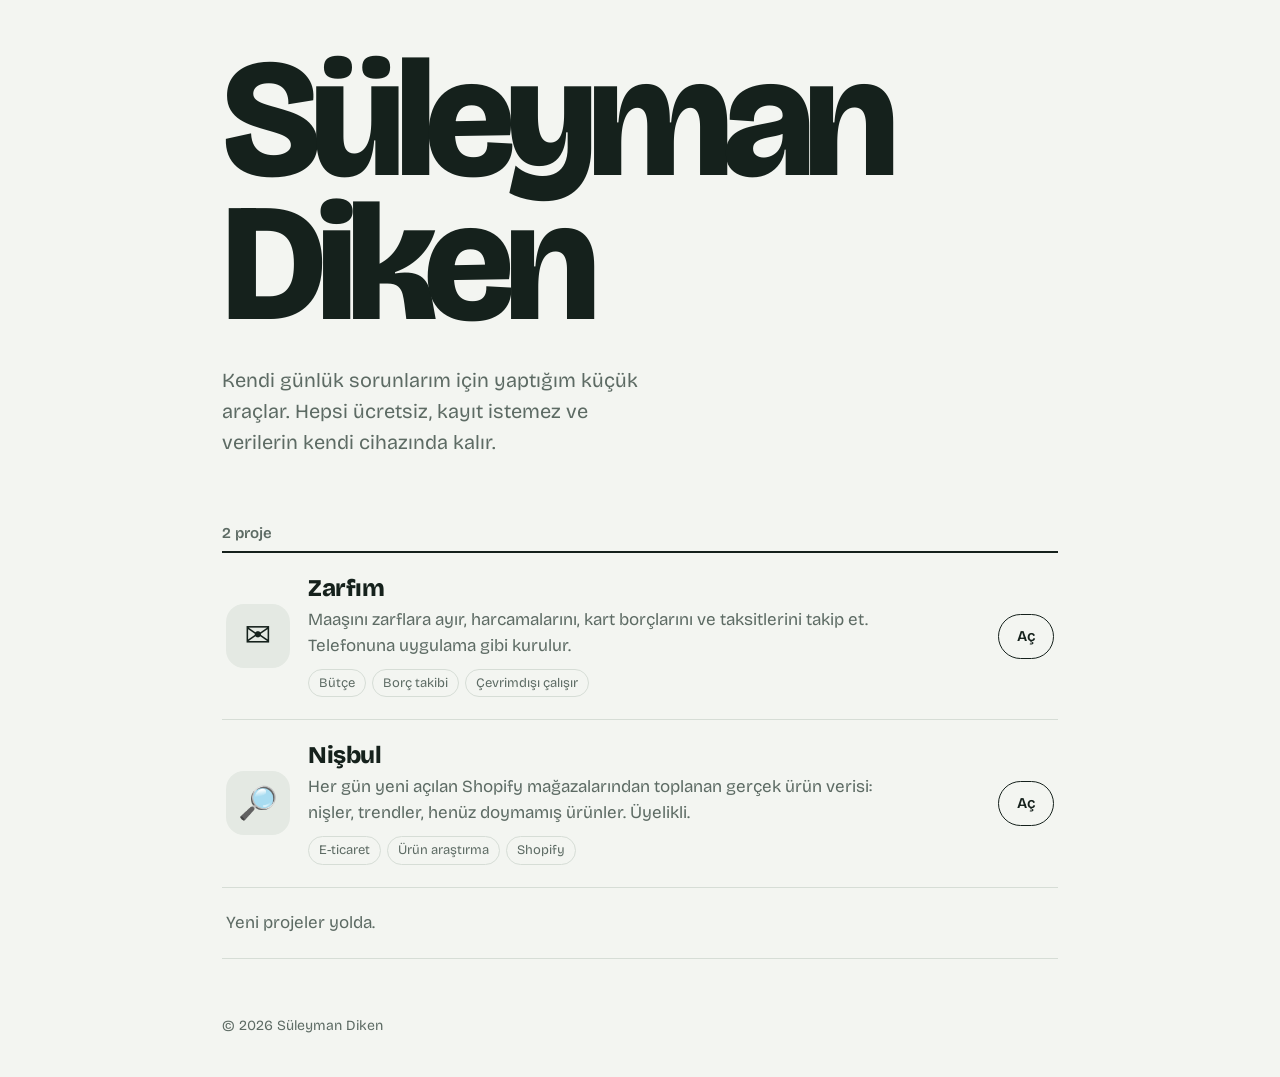
<file: index.html>
<!DOCTYPE html>
<html lang="tr"><head><meta charset="utf-8">
<meta name="viewport" content="width=device-width, initial-scale=1, viewport-fit=cover">
<title>Süleyman Diken · Projeler</title>
<meta name="description" content="Süleyman Diken'in yaptığı ücretsiz, kayıt istemeyen küçük araçlar.">
<link rel="preconnect" href="https://fonts.googleapis.com"><link rel="preconnect" href="https://fonts.gstatic.com" crossorigin>
<link href="https://fonts.googleapis.com/css2?family=Bricolage+Grotesque:opsz,wght@12..96,400;12..96,600;12..96,800&display=swap" rel="stylesheet">
<link rel="icon" href="data:image/svg+xml,%3Csvg xmlns='http://www.w3.org/2000/svg' viewBox='0 0 100 100'%3E%3Crect width='100' height='100' rx='22' fill='%232b4bd8'/%3E%3Ctext x='50' y='68' font-size='52' text-anchor='middle' fill='white' font-family='Arial' font-weight='700'%3ESD%3C/text%3E%3C/svg%3E">
<style>
:root{--bg:#f3f5f1;--ink:#15211c;--mu:#5d6b64;--line:#d6ddd6;--ac:#2b4bd8;--tile:#e4e9e3;
--f:"Bricolage Grotesque",ui-sans-serif,system-ui,-apple-system,"Segoe UI",Roboto,sans-serif}
@media (prefers-color-scheme:dark){:root{--bg:#101512;--ink:#e9efe9;--mu:#93a198;--line:#26302a;--ac:#8ea2ff;--tile:#1b221e}}
*{box-sizing:border-box}
body{margin:0;background:var(--bg);color:var(--ink);font:17px/1.55 var(--f);-webkit-font-smoothing:antialiased}
.wrap{max-width:880px;margin:0 auto;padding:max(48px,env(safe-area-inset-top)) 22px max(40px,env(safe-area-inset-bottom))}
h1{font-size:clamp(64px,17vw,168px);line-height:.86;letter-spacing:-.055em;font-weight:800;margin:0 0 28px;font-variation-settings:"opsz" 96}
h1 span{display:block}
.intro{font-size:20px;max-width:34ch;color:var(--mu);margin:0 0 64px}
h2{font-size:15px;font-weight:600;color:var(--mu);margin:0 0 6px;letter-spacing:0}
.list{border-top:2px solid var(--ink)}
a.p{display:grid;grid-template-columns:64px 1fr auto;gap:18px;align-items:center;padding:22px 4px;border-bottom:1px solid var(--line);color:inherit;text-decoration:none}
a.p:hover .open,a.p:focus-visible .open{background:var(--ac);color:var(--bg);border-color:var(--ac)}
a.p:focus-visible{outline:3px solid var(--ac);outline-offset:4px;border-radius:6px}
.ic{width:64px;height:64px;border-radius:18px;background:var(--tile);display:flex;align-items:center;justify-content:center;font-size:32px}
.nm{font-size:24px;font-weight:800;letter-spacing:-.02em;line-height:1.15}
.ds{color:var(--mu);margin-top:2px;max-width:52ch}
.tags{display:flex;flex-wrap:wrap;gap:6px;margin-top:10px}.tags span{font-size:13px;padding:3px 10px;border-radius:999px;border:1px solid var(--line);color:var(--mu)}
.open{font-weight:600;font-size:15px;padding:10px 18px;border-radius:999px;border:1.5px solid var(--ink);white-space:nowrap}
.soon{padding:22px 4px;color:var(--mu);border-bottom:1px solid var(--line)}
footer{margin-top:56px;color:var(--mu);font-size:14px}
@media (max-width:560px){a.p{grid-template-columns:52px 1fr;gap:14px}.ic{width:52px;height:52px;font-size:26px;border-radius:15px}.open{grid-column:2;justify-self:start;margin-top:4px}.nm{font-size:21px}.intro{font-size:18px;margin-bottom:48px}}
</style></head><body><main class="wrap">
<h1><span>Süleyman</span><span>Diken</span></h1>
<p class="intro">Kendi günlük sorunlarım için yaptığım küçük araçlar. Hepsi ücretsiz, kayıt istemez ve verilerin kendi cihazında kalır.</p>
<h2 id="count"></h2>
<div class="list" id="list"></div>
<footer>© <span id="yr"></span> Süleyman Diken</footer>
</main>
<script>
/* YENİ PROJE EKLEMEK İÇİN:
   1) Projenin dosyasını yeni bir klasöre "index.html" adıyla koy (örn: hesaplayici/index.html)
   2) Aşağıdaki listeye bir satır ekle. "adres" klasör adıyla aynı olmalı. */
const PROJELER=[
 {adres:"gelirgider",emoji:"✉️",ad:"Zarfım",aciklama:"Maaşını zarflara ayır, harcamalarını, kart borçlarını ve taksitlerini takip et. Telefonuna uygulama gibi kurulur.",etiketler:["Bütçe","Borç takibi","Çevrimdışı çalışır"]},
 {adres:"https://nisbul.vercel.app",emoji:"🔎",ad:"Nişbul",aciklama:"Her gün yeni açılan Shopify mağazalarından toplanan gerçek ürün verisi: nişler, trendler, henüz doymamış ürünler. Üyelikli.",etiketler:["E-ticaret","Ürün araştırma","Shopify"]},
];
const esc=s=>String(s).replace(/[&<>"]/g,c=>({"&":"&amp;","<":"&lt;",">":"&gt;",'"':"&quot;"}[c]));
document.getElementById("count").textContent=PROJELER.length+" proje";
document.getElementById("list").innerHTML=PROJELER.map(p=>`<a class="p" href="${esc(p.adres)}/"><span class="ic" aria-hidden="true">${esc(p.emoji)}</span><span><span class="nm">${esc(p.ad)}</span><span class="ds" style="display:block">${esc(p.aciklama)}</span><span class="tags">${(p.etiketler||[]).map(t=>`<span>${esc(t)}</span>`).join("")}</span></span><span class="open">Aç</span></a>`).join("")+`<div class="soon">Yeni projeler yolda.</div>`;
document.getElementById("yr").textContent=new Date().getFullYear();
</script></body></html>
</file>
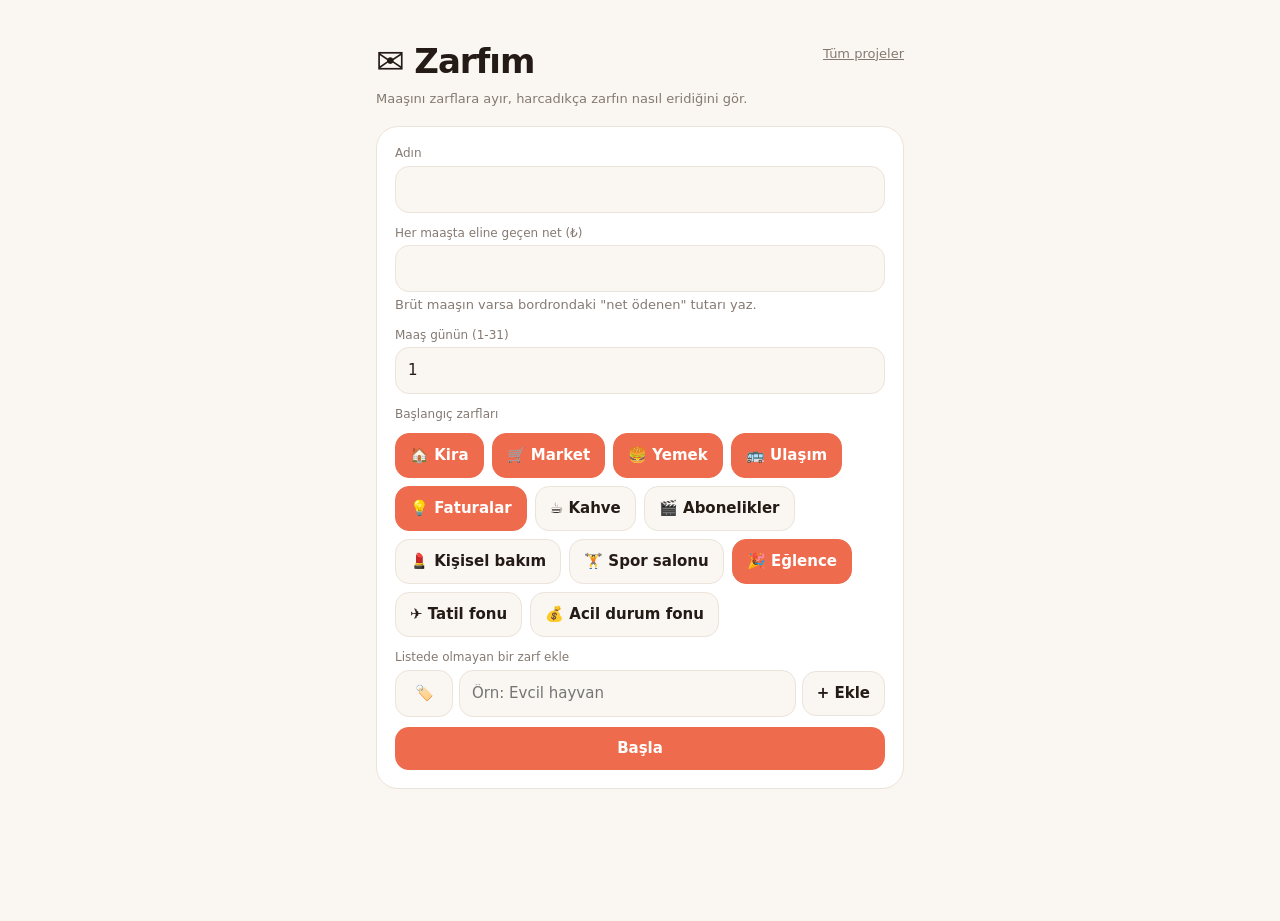
<file: gelirgider/index.html>
<!DOCTYPE html>
<html lang="tr"><head><meta charset="utf-8">
<meta name="viewport" content="width=device-width, initial-scale=1, viewport-fit=cover">
<title>Zarfım · Süleyman Diken</title>
<link rel="manifest" href="manifest.webmanifest"><meta name="theme-color" content="#ee6c4d">
<link rel="icon" href="icon-192.png"><link rel="apple-touch-icon" href="icon-192.png"><meta name="apple-mobile-web-app-title" content="Zarfım">
<style>
:root{box-sizing:border-box;padding-top:env(safe-area-inset-top,0px);--bg:#faf6f1;--card:#fff;--tx:#241a16;--mu:#857a72;--bd:#ece3da;--ac:#ee6c4d;--on:#fff;--neg:#d64545;--pos:#15935a}
@media (prefers-color-scheme:dark){:root:not([data-theme="light"]){--bg:#150f0d;--card:#221a17;--tx:#f6ede4;--mu:#a99c92;--bd:#332826;--ac:#f0805f;--on:#2a130c;--neg:#ff8a80;--pos:#5fd39a}}
:root[data-theme="dark"]{--bg:#150f0d;--card:#221a17;--tx:#f6ede4;--mu:#a99c92;--bd:#332826;--ac:#f0805f;--on:#2a130c;--neg:#ff8a80;--pos:#5fd39a}
*{box-sizing:border-box}html{scroll-padding-top:env(safe-area-inset-top,0px)}
body{margin:0;background:var(--bg);color:var(--tx);font:15px/1.4 system-ui,-apple-system,"Segoe UI",sans-serif}
#app{max-width:560px;margin:0 auto;padding:18px 16px 120px}
h1{font-size:26px;letter-spacing:-.03em;margin:0 0 4px;font-weight:800}h2{font-size:18px;margin:20px 0 10px;letter-spacing:-.02em}
.card{background:var(--card);border:1px solid var(--bd);border-radius:22px;padding:18px;margin-bottom:12px}
.row{display:flex;gap:8px;align-items:center;justify-content:space-between}
.mu{color:var(--mu);font-size:13px}.neg{color:var(--neg)}.pos{color:var(--pos)}
.big{font-size:44px;font-weight:800;letter-spacing:-.04em;color:var(--ac);line-height:1.1}.b2{font-size:22px;font-weight:800;letter-spacing:-.02em}
input,select,textarea{font:inherit;color:var(--tx);background:var(--bg);border:1px solid var(--bd);border-radius:14px;padding:12px;width:100%}
button{font:inherit;color:var(--tx);background:var(--bg);border:1px solid var(--bd);border-radius:14px;padding:11px 14px;cursor:pointer;font-weight:600}
button:disabled{opacity:.35;cursor:default}
button.p{background:var(--ac);color:var(--on);border:0}button.w{width:100%;margin-top:10px}button.g{background:none;border:0;color:var(--mu);padding:6px}
label.fl{display:block;text-align:center;border:1px dashed var(--ac);color:var(--ac);border-radius:14px;padding:11px;margin-top:10px;cursor:pointer;font-weight:600}
.lb{display:block;font-size:12px;color:var(--mu);margin:12px 0 4px}
.grid{display:grid;grid-template-columns:1fr 1fr;gap:10px}
.chips{display:flex;flex-wrap:wrap;gap:8px;margin-top:10px}.chip.on,.seg .on{background:var(--ac);color:var(--on);border-color:var(--ac)}
.seg{display:flex;gap:8px}.seg button{flex:1}
.pbar,.bar{height:7px;background:var(--bd);border-radius:6px;overflow:hidden}.pbar i{display:block;height:100%;background:var(--ac)}
.ec{background:color-mix(in srgb,hsl(var(--h) 60% 50%) 18%,var(--card));border-radius:20px;padding:14px}
.ec .emo{font-size:26px}.ec .b2{margin:2px 0}.bar{margin-top:8px;background:color-mix(in srgb,var(--tx) 12%,transparent)}.bar i{display:block;height:100%;background:hsl(var(--h) 55% 58%)}
.tx{display:flex;gap:10px;align-items:center;padding:10px 0;border-bottom:1px solid var(--bd)}.tx:last-child{border:0}
.tx img{width:42px;height:42px;object-fit:cover;border-radius:10px;cursor:pointer;background:var(--bd)}.ti{font-size:24px;width:42px;text-align:center;flex:none}
.tx .m{flex:1;min-width:0}.tx .m b,.tx .m>span{display:block;overflow:hidden;text-overflow:ellipsis;white-space:nowrap}
.ban{background:color-mix(in srgb,var(--ac) 16%,var(--card));border-radius:18px;padding:14px;display:flex;justify-content:space-between;align-items:center;gap:10px;margin-bottom:12px}
.pill{display:inline-block;font-size:12px;padding:5px 10px;border-radius:20px;background:var(--card);border:1px solid var(--bd);color:var(--mu);white-space:nowrap}
.li{display:flex;gap:12px;align-items:center;padding:14px 2px;border-bottom:1px solid var(--bd);cursor:pointer}.li:last-child{border:0}
.li .ic{font-size:20px;width:42px;height:42px;border-radius:13px;display:flex;align-items:center;justify-content:center;background:var(--bg);flex:none}
.bars{display:flex;align-items:flex-end;gap:6px;height:150px;margin-top:14px}
.bars>div{flex:1;display:flex;flex-direction:column;align-items:center;justify-content:flex-end;height:100%;font-size:10px;color:var(--mu);gap:4px;min-width:0}
.bars i{display:block;width:100%;border-radius:8px 8px 4px 4px;background:var(--ac);min-height:3px}.bars i.pr{background:color-mix(in srgb,var(--ac) 25%,transparent);border:1.5px dashed var(--ac)}
nav{position:fixed;left:8px;right:8px;bottom:calc(8px + env(safe-area-inset-bottom,0px));max-width:544px;margin:0 auto;display:grid;grid-template-columns:repeat(5,1fr);align-items:center;background:var(--card);border:1px solid var(--bd);border-radius:26px;padding:6px;z-index:4}
nav button{border:0;background:none;display:flex;flex-direction:column;align-items:center;font-size:11px;color:var(--mu);padding:6px 0;gap:2px}nav button.on{color:var(--ac)}
nav .fab{width:58px;height:58px;border-radius:50%;background:var(--ac);color:var(--on);font-size:24px;margin:-26px auto 0;padding:0;justify-content:center;box-shadow:0 6px 18px #0004}
.hide{display:none!important}
.ov{position:fixed;inset:0;background:#0007;z-index:5}.sh{position:fixed;left:0;right:0;bottom:0;z-index:6;background:var(--card);border-radius:24px 24px 0 0;padding:18px 16px calc(18px + env(safe-area-inset-bottom,0px));max-height:92%;overflow:auto;max-width:560px;margin:0 auto}
#pv{max-width:100%;max-height:150px;border-radius:12px;margin-top:8px;display:block}
#big{position:fixed;inset:0;background:#000d;z-index:9;display:flex;align-items:center;justify-content:center}#big img{max-width:96%;max-height:92%}
#toast{position:fixed;left:16px;right:16px;bottom:calc(96px + env(safe-area-inset-bottom,0px));max-width:528px;margin:0 auto;background:var(--tx);color:var(--bg);padding:12px 16px;border-radius:14px;z-index:20;text-align:center;font-weight:600}
#mic.on{background:var(--ac);color:var(--on);border-color:var(--ac)}
</style></head><body>
<div id="app"></div>
<nav id="nav" class="hide">
<button data-a="nav" data-v="home">🏠<span>Ana sayfa</span></button>
<button data-a="nav" data-v="env">✉️<span>Zarflar</span></button>
<button class="fab" data-a="sheet" aria-label="Harcama ekle">＋</button>
<button data-a="nav" data-v="an">📊<span>Analiz</span></button>
<button data-a="nav" data-v="menu">☰<span>Menü</span></button></nav>
<div id="sheet"></div><div id="toast" class="hide"></div><div id="big" class="hide" data-a="unzoom"><img alt=""></div>
<script>
// ---------- sabitler ve yardımcılar ----------
const M=["Oca","Şub","Mar","Nis","May","Haz","Tem","Ağu","Eyl","Eki","Kas","Ara"],H=[140,25,270,350,45,200,320,90,170,10,230,60];
const DEF=[["Kira","🏠",35,1],["Market","🛒",14,1],["Yemek","🍔",8,1],["Ulaşım","🚌",6,1],["Faturalar","💡",8,1],["Kahve","☕",2,0],["Abonelikler","🎬",2,0],["Kişisel bakım","💄",3,0],["Spor salonu","🏋️",2,0],["Eğlence","🎉",5,1],["Tatil fonu","✈️",5,0],["Acil durum fonu","💰",5,0]];
const $=s=>document.querySelector(s),esc=s=>String(s??"").replace(/[&<>"]/g,c=>({"&":"&amp;","<":"&lt;",">":"&gt;",'"':"&quot;"}[c]));
const tl=n=>(n<0?"−":"")+"₺"+Math.abs(Math.round(n||0)).toLocaleString("tr-TR");
const iso=d=>d.getFullYear()+"-"+String(d.getMonth()+1).padStart(2,"0")+"-"+String(d.getDate()).padStart(2,"0");
const mk=(y,m)=>{const d=new Date(y,m,1);return d.getFullYear()+"-"+String(d.getMonth()+1).padStart(2,"0")};
const uid=()=>Date.now().toString(36)+Math.random().toString(36).slice(2,6);
const cj=o=>JSON.stringify(o,(k,v)=>v&&typeof v=="object"&&!Array.isArray(v)?Object.keys(v).sort().reduce((a,x)=>(a[x]=v[x],a),{}):v);
const clone=o=>JSON.parse(JSON.stringify(o));
const envOf=id=>S&&id?S.env.find(e=>e.id==id):null;
const dday=s=>{const d=new Date(s+"T12:00:00");return d.getDate()+" "+M[d.getMonth()]};
const DEBTRULE="\nBU İSTEK BORÇ AKTARIMI: Girdi Findeks kredi raporu ya da banka uygulaması ekran görüntüleridir. Yalnızca k=borc kayıtları üret; gider, gelir ya da bordro üretme. Her kredi kartı için tip=kart: bal=güncel/dönem borcu (limit değil), asgari=asgari ödeme, gun=son ödeme günü (ayın günü), limit=kart limiti. Her ihtiyaç, taşıt, konut kredisi ve taksitli ürün için tip=taksit: aylik=aylık taksit tutarı, kalan_ay=kalan taksit sayısı, gun=taksit günü. ad alanına banka ve ürün adını yaz (örn: Garanti Bonus Kart, Akbank İhtiyaç Kredisi); mevcut borçlardan biriyle aynı ürünse aynı adı kullan. Kapanmış ya da borcu sıfır olan ürünleri atla. Görünmeyen alanı 0 bırak, tahmin etme. Mesajda toplam borcu ve varsa gecikmedeki ürünü belirt.";
let CH=DEF.map(d=>({n:d[0],e:d[1],w:d[2],on:!!d[3]}));
const chipsHTML=()=>CH.map((d,i)=>`<button class="chip ${d.on?"on":""}" data-a="chip" data-v="${i}">${esc(d.e)} ${esc(d.n)}</button>`).join("");

// ---------- durum ----------
let S=null,view="home",SH=null,dtype="kart",RTY="gider",sample=null,canAI=false,imgAccept="image/*",imgMax=4e6,imgCnt=1,PB=null,AP=[],SM={},REC=null,SP=null,AIWHY="",TXQ={q:"",f:"all",off:0,p:null},TT,DK=null,PR=false;
let DB=null,UID=null,LS={st:"",m:{}},SYT=null,SYNCING=false,DIRTY=false,ERRN=0,IMGC={},IMGS=new Set(),SYNC="local";
try{S=JSON.parse(localStorage.getItem("zk2"))}catch(e){}
function norm(){if(!S||!Array.isArray(S.env)){S=null;return}S.free=+S.free||0;S.pay=S.pay||[];S.debts=S.debts||[];S.tx=S.tx||[];S.rec=S.rec||[];S.prof=S.prof||{};S.income=+S.income||0;S.payDay=+S.payDay||1;
S.env.forEach((e,k)=>{e.carry=+e.carry||0;e.bud=+e.bud||0;if(e.roll===undefined)e.roll=true;if(e.h===undefined)e.h=H[k%12]})}
norm();
function cache(){try{localStorage.setItem("zk2",JSON.stringify(S));return true}catch(e){return false}}
function save(){const ok=cache();if(DB)schedSync();else if(!ok)toast("Depolama dolu. Eski fiş fotoğraflarını silin ya da Ayarlar'dan yedek alın.")}
function toast(m){const t=$("#toast");t.textContent=m;t.classList.remove("hide");clearTimeout(TT);TT=setTimeout(()=>t.classList.add("hide"),Math.max(3200,m.length*70))}

// ---------- bulut eşitleme (Claude db, kullanıcıya özel) ----------
const ST=()=>DB.doc("data/users/"+UID+"/state");
const syncTxt=()=>({local:"📱 Yalnızca bu cihazda",wait:"⏳ Eşitleniyor…",ok:"☁️ Eşitlendi",err:"⚠️ Eşitlenemedi"})[SYNC];
function syncUI(s){SYNC=s;document.querySelectorAll(".sy").forEach(el=>el.textContent=syncTxt())}
function schedSync(){clearTimeout(SYT);syncUI("wait");SYT=setTimeout(doSync,700)}
function txMonths(){const m={};(S?S.tx:[]).forEach(t=>{const k=t.date.slice(0,7);(m[k]=m[k]||[]).push(t)});Object.values(m).forEach(a=>a.sort((x,y)=>x.id<y.id?-1:x.id>y.id?1:0));return m}
async function doSync(){SYT=null;if(!DB||!S)return;if(SYNCING){DIRTY=true;return}SYNCING=true;DIRTY=false;
try{const ref=ST();
for(const t of S.tx)if(t.img&&t.img.startsWith("data:")){await ref.collection("img").doc(t.id).set({d:t.img});IMGC[t.id]=t.img;IMGS.add(t.id);t.img="@"}
const {tx,...st}=S,sj=cj(st);if(sj!==LS.st){await ref.set(JSON.parse(sj));LS.st=sj}
const m=txMonths();for(const k of new Set([...Object.keys(m),...Object.keys(LS.m)])){const j=m[k]?cj(m[k]):null;if(j===(LS.m[k]??null))continue;const r=ref.collection("tx").doc(k);if(j===null){await r.delete();delete LS.m[k]}else{await r.set({items:JSON.parse(j)});LS.m[k]=j}}
const live=new Set(S.tx.filter(t=>t.img).map(t=>t.id));for(const id of [...IMGS])if(!live.has(id)){await ref.collection("img").doc(id).delete();IMGS.delete(id);delete IMGC[id]}
cache();ERRN=0;syncUI("ok")}
catch(e){syncUI("err");if(e&&e.code=="quota_exceeded")toast("Bulut kotası doldu. Eski fiş fotoğraflarını silmeyi dene.");else if(++ERRN<4&&!DIRTY)setTimeout(schedSync,5000*ERRN)}
finally{SYNCING=false;if(DIRTY)schedSync()}}
function onStateSnap(s){if(!s.exists||s.metadata.hasPendingWrites)return;const r=cj(s.data());if(r===LS.st)return;
let loc="";if(S){const {tx,...st}=S;loc=cj(st)}
if(!S||loc===LS.st){S={...JSON.parse(r),tx:S?S.tx:[]};norm();LS.st=r;afterRemote()}else LS.st=r}
function onTxSnap(q){if(q.metadata.hasPendingWrites||!S)return;let ch=false;const m=txMonths();
q.docChanges().forEach(c=>{const k=c.doc.id,r=c.type=="removed"?null:cj(c.doc.data().items||[]),b=LS.m[k]??null;if(r===b)return;const loc=m[k]?cj(m[k]):null;
if(loc===b){S.tx=S.tx.filter(t=>t.date.slice(0,7)!==k);if(r)S.tx.push(...JSON.parse(r));ch=true}
if(r===null)delete LS.m[k];else LS.m[k]=r});
if(ch){S.tx.forEach(t=>{if(t.img=="@")IMGS.add(t.id)});afterRemote()}}
function afterRemote(){cache();softRender()}
async function initSync(){try{if(!window.claude||typeof claude.use!="function")return;const [db,u]=await Promise.all([claude.use("db"),claude.use("user")]);if(!db||!u)return;const id=await u.id();if(!id)return;
DB=db;UID=id;syncUI("wait");const ref=ST(),[s0,q0]=await Promise.all([ref.get(),ref.collection("tx").get()]);
if(s0.exists){const st=clone(s0.data()),tx=[];LS.st=cj(st);LS.m={};q0.docs.forEach(d=>{const it=clone(d.data().items||[]);LS.m[d.id]=cj(it);tx.push(...it)});
let first=true;try{first=localStorage.getItem("zk2u")!==UID}catch(e){}
const extra=first&&S?S.tx.filter(t=>!tx.some(x=>x.id==t.id)):[];
S={...st,tx:tx.concat(extra)};norm();S.tx.forEach(t=>{if(t.img=="@")IMGS.add(t.id)});
if(extra.length){toast(extra.length+" işlem bu cihazdan buluta eklendi.");schedSync()}else syncUI("ok")}
else if(S){await doSync()}else syncUI("ok");
try{localStorage.setItem("zk2u",UID)}catch(e){}cache();
ref.onSnapshot(onStateSnap,()=>syncUI("err"));ref.collection("tx").onSnapshot(onTxSnap,()=>syncUI("err"));
if(S){roll();recRun()}render(false)}catch(e){syncUI("err")}}
async function hydrate(){if(!DB)return;for(const el of document.querySelectorAll("img[data-lazy]")){const id=el.dataset.lazy;if(!IMGC[id]){try{const s=await ST().collection("img").doc(id).get();if(!s.exists)continue;IMGC[id]=s.data().d}catch(e){continue}}document.querySelectorAll(`img[data-lazy="${id}"]`).forEach(x=>{if(x.src!==IMGC[id])x.src=IMGC[id]})}}
const imgOf=t=>t.img=="@"?(IMGC[t.id]||""):t.img;

// ---------- dönem hesapları ----------
function per(n){const d=S.payDay,cl=(y,m)=>new Date(y,m,Math.min(d,new Date(y,m+1,0).getDate()));let s=cl(n.getFullYear(),n.getMonth());if(s>n)s=cl(n.getFullYear(),n.getMonth()-1);return{s,e:cl(s.getFullYear(),s.getMonth()+1)}}
const prev=p=>per(new Date(p.s.getTime()-864e5));
const plbl=p=>{const l=new Date(p.e.getTime()-864e5);return `${p.s.getDate()} ${M[p.s.getMonth()]} – ${l.getDate()} ${M[l.getMonth()]}`};
function stat(p,cut){const a=iso(p.s),b=cut||iso(p.e),tx=S.tx.filter(t=>t.date>=a&&t.date<b).sort((x,y)=>y.date.localeCompare(x.date)||(y.id>x.id?1:-1)),sp={};let ns=0,ex=0,out=0;
tx.forEach(t=>{if(t.type=="gelir"){ex+=t.amt;return}out+=t.amt;if(envOf(t.env))sp[t.env]=(sp[t.env]||0)+t.amt;else ns+=t.amt});return{tx,sp,ex,ns,out}}
function roll(){if(!S)return;const cur=iso(per(new Date()).s);if(!S.cs||S.cs>cur){S.cs=cur;save();return}if(S.cs==cur)return;
let g=0;while(S.cs<cur&&g++<60){const p=per(new Date(S.cs+"T12:00:00")),st=stat(p),alloc=S.env.reduce((x,v)=>x+v.bud,0);let f=S.income+st.ex+S.free-alloc-st.ns;
S.env.forEach(e=>{const t=e.carry+e.bud-(st.sp[e.id]||0);if(e.roll)e.carry=t;else{f+=t;e.carry=0}});S.free=f;S.cs=iso(p.e)}save()}
function recRun(){if(!S||!S.rec.length)return;const n=new Date(),cur=mk(n.getFullYear(),n.getMonth());let ch=0;
S.rec.forEach(r=>{let [y,m]=r.last.split("-").map(Number);m--;for(let g=0;g<12;g++){m++;if(m>11){m=0;y++}const k=mk(y,m);if(k>cur)break;const due=new Date(y,m,Math.min(r.day,new Date(y,m+1,0).getDate()));if(due>n)break;
const id="r_"+r.id+"_"+k;if(!S.tx.some(t=>t.id==id)){S.tx.push({id,type:r.type,env:r.type=="gider"?(r.env||null):null,amt:r.amt,date:iso(due),note:r.name,img:"",rec:r.id});ch++}r.last=k}});
if(ch){save();toast(ch+" düzenli ödeme otomatik eklendi.")}}
function calc(){const n=new Date();n.setHours(0,0,0,0);const p=per(n),{s,e}=p,st=stat(p),alloc=S.env.reduce((x,v)=>x+v.bud,0),envTot=S.env.reduce((x,v)=>x+v.bud+v.carry,0),envSp=S.env.reduce((x,v)=>x+(st.sp[v.id]||0),0),
td=Math.max(1,Math.round((e-s)/864e5)),el=Math.min(td,Math.round((n-s)/864e5)+1),proj=envSp/el*td;
return{s,e,n,p,tx:st.tx,sp:st.sp,ns:st.ns,ex:st.ex,out:st.out,pool:S.income+st.ex+S.free-st.ns,alloc,envTot,envSp,rem:envTot-envSp,td,el,avg:envSp/el,projRem:envTot-proj,left:Math.max(0,Math.round((e-n)/864e5)),prog:Math.min(1,Math.max(0,(n-s)/(e-s))),lbl:plbl(p),nx:`${e.getDate()} ${M[e.getMonth()]}`}}
const obl=()=>S.debts.reduce((x,d)=>x+(d.k=="kart"?+d.min||0:+d.monthly||0),0);
function upcoming(c){const out=[],n=c.n,add=(day,fn)=>{for(let i=0;i<2;i++){const y=n.getFullYear(),m=n.getMonth()+i,d=new Date(y,m,Math.min(day,new Date(y,m+1,0).getDate()));if(d>=n&&d<c.e)fn(d)}};
S.rec.filter(r=>r.type=="gider").forEach(r=>add(r.day,d=>{if(mk(d.getFullYear(),d.getMonth())>r.last)out.push({n:r.name,a:r.amt,d})}));
S.debts.forEach(x=>{if(!x.day)return;const a=x.k=="kart"?+x.min||0:+x.monthly||0;if(a>0)add(x.day,d=>out.push({n:x.name+(x.k=="kart"?" (asgari)":" (taksit)"),a,d}))});
return out.sort((a,b)=>a.d-b.d)}
function payoff(d){if(!(d.bal>0)||!(d.min>0))return "";const r=(+d.faiz||0)/100;let b=d.bal,m=0,i=0;
while(b>0.5&&m<600){const it=b*r;if(d.min<=it)return "⚠️ Asgari ödeme faizi bile karşılamıyor; bu borç bu hızla hiç bitmez.";i+=it;b=b+it-d.min;m++}
return m>=600?"⚠️ Bu hızla 50 yıldan uzun sürer.":`Yalnız asgari ödenirse ~${m} ayda biter${r?`, faize ~${tl(i)} gider`:" (faiz oranını girersen maliyeti hesaplarım)"}.`}

// ---------- görünümler ----------
const ecard=(e,c)=>{const sp=c.sp[e.id]||0,tot=e.bud+e.carry,l=tot-sp,p=tot>0?Math.min(1,sp/tot):(sp>0?1:0);return `<div class="ec" style="--h:${e.h};cursor:pointer" data-a="nav" data-v="env"><div class="row"><span class="emo">${esc(e.emo)}</span><span class="mu">%${Math.round(p*100)}</span></div><div>${esc(e.name)}</div><div class="b2 ${l<0?"neg":""}">${tl(l)}</div><div class="mu">toplam ${tl(tot)}${e.carry?` · devir ${tl(e.carry)}`:""}</div><div class="bar"><i style="width:${p*100}%"></i></div></div>`};
const txrow=t=>{const e=envOf(t.env),im=t.img?`<img ${t.img=="@"?`data-lazy="${t.id}" src="${IMGC[t.id]||""}"`:`src="${t.img}"`} data-a="zoom" data-v="${t.id}" alt="fiş">`:`<span class="ti">${t.type=="gelir"?"💵":e?esc(e.emo):/^(Borç|Taksit)/.test(t.note||"")?"💳":"🏷️"}</span>`;
return `<div class="tx">${im}<div class="m" data-a="edit" data-v="${t.id}" style="cursor:pointer"><b>${esc(t.note||(e?e.name:t.type=="gelir"?"Gelir":"İşlem"))}</b><span class="mu">${dday(t.date)} · ${t.type=="gelir"?"Gelir":e?esc(e.name):"Zarfsız"}${t.rec?" · ↻ düzenli":""}</span></div><b class="${t.type=="gelir"?"pos":"neg"}">${t.type=="gelir"?"+":"−"}${tl(t.amt)}</b><button class="g" data-a="del" data-v="${t.id}" aria-label="Sil">✕</button></div>`};
const V={};
V.home=()=>{const c=calc(),un=c.pool-c.alloc,up=upcoming(c),upT=up.reduce((x,u)=>x+u.a,0),ob=obl(),ct=S.debts.filter(d=>d.k=="kart").reduce((x,d)=>x+(+d.bal||0),0);
$("#app").innerHTML=`<div class="row" style="align-items:flex-start"><div><h1>Merhaba ${esc(S.name||"")} 👋</h1><div class="mu">Paranın durumu şöyle.</div></div></div>
<div class="row" style="margin:14px 0 18px;gap:12px"><div style="flex:1"><div class="mu">${c.lbl}</div><div class="pbar" style="margin-top:6px"><i style="width:${c.prog*100}%"></i></div></div><div class="card" style="margin:0;padding:8px 14px;text-align:center"><b class="b2">${c.left}</b><div class="mu">gün kaldı</div></div></div>
<div class="card"><div class="mu">Harcamak için kalan</div><div class="big ${c.rem<0?"neg":""}">${tl(c.rem)}</div><div class="mu">sonraki maaş · ${c.nx}</div>
${c.envSp>0?`<div class="mu" style="margin-top:8px">Günde ortalama ${tl(c.avg)} · bu hızla dönem sonunda <b class="${c.projRem<0?"neg":"pos"}">${c.projRem<0?tl(-c.projRem)+" açık verirsin":tl(c.projRem)+" kalır"}</b></div>`:""}
<div class="row" style="margin-top:14px"><button class="p" style="flex:1" data-a="sheet">+ Harcama ekle</button></div></div>
${upT>0?`<div class="card"><div class="row"><b>Maaş gününe kadar ödenecek</b><b class="neg">${tl(upT)}</b></div>${up.slice(0,5).map(u=>`<div class="row mu" style="margin-top:6px"><span>${u.d.getDate()} ${M[u.d.getMonth()]} · ${esc(u.n)}</span><span>${tl(u.a)}</span></div>`).join("")}${up.length>5?`<div class="mu" style="margin-top:6px">+${up.length-5} kalem daha</div>`:""}</div>`:""}
${un>0.5?`<div class="ban"><span>Maaşının <b>${tl(un)}</b> kadarı henüz dağıtılmadı</span><button class="g" data-a="nav" data-v="env" style="color:var(--ac)">Dağıt →</button></div>`:un<-0.5?`<div class="ban" style="background:color-mix(in srgb,var(--neg) 16%,var(--card))"><span>Zarflara ayırdığın ve zarfsız harcadığın para, elindekini <b>${tl(-un)}</b> aşıyor.</span><button class="g" data-a="nav" data-v="env" style="color:var(--neg)">Düzelt →</button></div>`:""}
${S.debts.length?`<div class="card" data-a="nav" data-v="debt" style="cursor:pointer"><div class="row"><div><div class="mu">Aylık borç yükü</div><div class="b2 neg">${tl(ob)}</div></div><div style="text-align:right"><div class="mu">Kart borcu</div><div class="b2">${tl(ct)}</div></div></div>${S.income?`<div class="mu" style="margin-top:6px">Gelirinin %${Math.round(ob/S.income*100)}'i borç ödemesine gidiyor.</div>`:""}</div>`:""}
<div class="row"><h2>Zarflar</h2><button class="g" data-a="nav" data-v="env">Tümünü gör →</button></div>
<div class="grid">${S.env.map(e=>ecard(e,c)).join("")||'<p class="mu">Zarf yok.</p>'}</div>
<div class="row"><h2>Son işlemler</h2><button class="g" data-a="nav" data-v="tx">Tümü →</button></div>
<div class="card">${c.tx.slice(0,6).map(txrow).join("")||'<p class="mu">Bu dönem henüz işlem yok. + ile ilk harcamanı ekle.</p>'}</div>
`};
V.env=()=>{const c=calc(),un=c.pool-c.alloc;
$("#app").innerHTML=`<h1>Zarflar</h1><div class="card"><div class="mu">DAĞITILAN</div><div class="big">${tl(c.alloc)}</div><div class="mu">/ ${tl(c.pool)} dağıtılabilir${S.free?` · önceki dönemlerden ${tl(S.free)} dahil`:""}${c.ns?` · zarfsız harcamalar (${tl(c.ns)}) düşüldü`:""}</div>
<div style="margin-top:8px">${un>=0?`Dağıtılmamış: <b>${tl(un)}</b>`:`<b class="neg">${tl(-un)} fazla dağıttın</b>`}</div>
<div class="grid"><button class="w" data-a="suggest">✨ Önerilen dağılım</button><button class="w" data-a="move">↔ Zarflar arası aktar</button></div></div>
${S.env.map(e=>{const sp=c.sp[e.id]||0,tot=e.bud+e.carry;return `<div class="ec" style="--h:${e.h};margin-bottom:10px"><div class="row"><div><span class="emo">${esc(e.emo)}</span> <b>${esc(e.name)}</b></div><div style="flex:none"><button class="g" data-a="editenv" data-v="${e.id}">✎ ${tl(e.bud)}</button><button class="g" data-a="delenv" data-v="${e.id}" aria-label="Sil">✕</button></div></div>
<div class="mu">harcanan ${tl(sp)} · kalan <b class="${tot-sp<0?"neg":""}">${tl(tot-sp)}</b>${e.carry?` · devir ${tl(e.carry)}`:""}</div><div class="bar"><i style="width:${tot>0?Math.min(100,sp/tot*100):(sp>0?100:0)}%"></i></div>
<button class="g" data-a="roll" data-v="${e.id}" style="padding-left:0;text-align:left">↻ Artan para ${e.roll?"sonraki döneme bu zarfta devreder":"serbest paraya döner"} · değiştir</button></div>`}).join("")}
<button class="w" data-a="addenv">+ Yeni zarf</button>`};
V.an=()=>{const c=calc(),cols=[];let p=c.p;for(let i=0;i<6;i++){const st=stat(p);cols.unshift({l:M[p.s.getMonth()],v:st.out,cur:i==0});p=prev(p)}
const proj=c.out/c.el*c.td,mx=Math.max(1,proj,...cols.map(x=>x.v)),inc=S.income+c.ex,pp=prev(c.p),cut=iso(new Date(pp.s.getTime()+(c.n-c.s)+864e5)),ps=stat(pp,cut),hasPrev=ps.tx.length>0;
const cats=S.env.map(e=>({n:e.emo+" "+e.name,a:c.sp[e.id]||0,b:ps.sp[e.id]||0})).concat([{n:"🏷️ Zarfsız",a:c.ns,b:ps.ns}]).filter(x=>x.a||x.b).sort((x,y)=>y.a-x.a);
const pl={};c.tx.filter(t=>t.type=="gider").forEach(t=>{const k=(t.note||"—").trim().toLocaleLowerCase("tr");pl[k]=pl[k]||{n:t.note||"—",a:0,c:0};pl[k].a+=t.amt;pl[k].c++});const top=Object.values(pl).sort((a,b)=>b.a-a.a).slice(0,5);
const sr=inc>0?(inc-proj)/inc:null,dr=S.income>0?obl()/S.income:null;
$("#app").innerHTML=`<h1>Analiz</h1><div class="mu">${c.lbl} · ${c.el}. gün / ${c.td}</div>
<div class="card" style="margin-top:14px"><div class="grid"><div><div class="mu">Bu dönem harcanan</div><div class="b2">${tl(c.out)}</div></div><div><div class="mu">Dönem sonu tahmini</div><div class="b2 ${proj>inc?"neg":""}">${tl(proj)}</div></div></div>
<div class="mu" style="margin-top:8px">Tahmin, şimdiye kadarki günlük hızın dönem sonuna taşınmasıdır; kira gibi tek seferlik büyük ödemeler onu şişirebilir.</div>
<div class="bars">${cols.map(x=>`<div><span>${x.v?Math.round(x.v/1000)+"b":""}</span><i style="height:${x.v/mx*100}%"></i><span>${x.l}${x.cur?" •":""}</span></div>`).join("")}<div><span>${Math.round(proj/1000)}b</span><i class="pr" style="height:${proj/mx*100}%"></i><span>tahmin</span></div></div></div>
<div class="grid"><div class="card"><div class="mu">Bu hızla tasarruf oranı</div><div class="b2 ${sr!==null&&sr<0?"neg":sr>=.1?"pos":""}">${sr===null?"—":"%"+Math.round(sr*100)}</div><div class="mu">${sr===null?"":sr<0?"Gelirinden fazla harcıyorsun.":sr<.1?"%10'un altı: kırılgan.":"İyi gidiyor."}</div></div>
<div class="card"><div class="mu">Borç yükü / gelir</div><div class="b2 ${dr>.35?"neg":dr<=.2?"pos":""}">${dr===null?"—":"%"+Math.round(dr*100)}</div><div class="mu">${dr===null?"":dr>.35?"Tehlikeli bölge.":dr>.2?"Dikkat.":"Sağlıklı."}</div></div></div>
<div class="card"><b>Kategoriye göre</b><div class="mu">${hasPrev?"Geçen dönemin aynı gününe göre":"Karşılaştırma için geçen döneme ait kayıt yok"}</div>${cats.map(x=>{const d=x.a-x.b;return `<div class="row" style="margin-top:10px"><span>${esc(x.n)}</span><span><b>${tl(x.a)}</b>${hasPrev&&d?` <span class="${d>0?"neg":"pos"}" style="font-size:13px">${d>0?"+":"−"}${tl(Math.abs(d)).slice(0)}</span>`:""}</span></div><div class="bar" style="--h:15"><i style="width:${c.out?x.a/c.out*100:0}%"></i></div>`}).join("")||'<p class="mu">Bu dönem gider yok.</p>'}</div>
${top.length?`<div class="card"><b>En çok harcadığın yerler</b>${top.map(x=>`<div class="row" style="margin-top:8px"><span>${esc(x.n)} <span class="mu">· ${x.c} kez</span></span><b>${tl(x.a)}</b></div>`).join("")}</div>`:""}
`};
const MI=[["tx","🧾","Hareketler","Tüm işlemler; arama, süzme, düzenleme"],["debt","💳","Borçlar","Kartlar, taksitler ve kapanma süresi"],["rec","↻","Düzenli ödemeler","Kira, fatura, abonelik; günü gelince otomatik eklenir"],["set","⚙️","Ayarlar","Maaş, eşitleme, yedek, Excel'e aktarma"]];
V.menu=()=>{$("#app").innerHTML=`<div class="row"><h1>Menü</h1></div><div class="card" style="padding:4px 14px;margin-top:12px">${MI.map(m=>`<div class="li" data-a="${m[0]=="pay"?"paySheet":"nav"}" data-v="${m[0]}"><span class="ic">${m[1]}</span><div style="flex:1;min-width:0"><b>${m[2]}</b><div class="mu">${m[3]}</div></div><span class="mu">›</span></div>`).join("")}</div>`};
V.tx=()=>{let p=calc().p;for(let i=0;i<TXQ.off;i++)p=prev(p);TXQ.p=p;
$("#app").innerHTML=`<div class="row"><h1>Hareketler</h1><button class="p" data-a="sheet">+ Ekle</button></div>
<div class="row" style="margin:12px 0"><button data-a="txoff" data-v="1" aria-label="Önceki dönem">◀</button><b>${plbl(p)}</b><button data-a="txoff" data-v="-1" ${TXQ.off?"":"disabled"} aria-label="Sonraki dönem">▶</button></div>
<input id="tq" placeholder="🔍 İşyeri, not ya da tutar ara" value="${esc(TXQ.q)}">
<select id="tf" style="margin-top:8px">${[["all","Tüm işlemler"],["gider","Giderler"],["gelir","Gelirler"],["none","Zarfsız giderler"],...S.env.map(e=>[e.id,e.emo+" "+e.name])].map(([v,l])=>`<option value="${esc(v)}" ${TXQ.f==v?"selected":""}>${esc(l)}</option>`).join("")}</select><div id="txl"></div>`;txList()};
function txList(){const st=stat(TXQ.p),q=TXQ.q.trim().toLocaleLowerCase("tr"),f=TXQ.f;
const l=st.tx.filter(t=>(f=="all"||(f=="gider"&&t.type=="gider")||(f=="gelir"&&t.type=="gelir")||(f=="none"&&t.type=="gider"&&!envOf(t.env))||t.env==f)&&(!q||((t.note||"")+" "+((envOf(t.env)||{}).name||"")+" "+t.amt).toLocaleLowerCase("tr").includes(q)));
const gi=l.filter(t=>t.type=="gider").reduce((x,t)=>x+t.amt,0),ge=l.filter(t=>t.type=="gelir").reduce((x,t)=>x+t.amt,0);
$("#txl").innerHTML=`<div class="mu" style="margin:12px 0 8px">${l.length} işlem · gider ${tl(gi)}${ge?" · gelir "+tl(ge):""}</div><div class="card">${l.map(txrow).join("")||'<p class="mu">Kayıt yok.</p>'}</div><div class="mu">Düzenlemek için işleme dokun.</div>`;hydrate()}
V.debt=()=>{const ob=obl(),ct=S.debts.filter(d=>d.k=="kart").reduce((x,d)=>x+(+d.bal||0),0),r=S.income?ob/S.income:0;
$("#app").innerHTML=`<h1>Borçlar</h1><div class="mu">Kartlar ve taksitler</div>
<div class="card" style="margin-top:12px"><div class="grid"><div><div class="mu">Aylık zorunlu ödeme</div><div class="b2 neg">${tl(ob)}</div></div><div><div class="mu">Toplam kart borcu</div><div class="b2">${tl(ct)}</div></div></div>${S.income&&ob?`<div class="mu" style="margin-top:6px">Gelirinin %${Math.round(r*100)}'i borca gidiyor${r>.35?"; bu tehlikeli bölge.":r>.2?"; dikkat.":"."}</div>`:""}</div>
<div class="card">${S.debts.length?S.debts.map((d,i)=>`<div class="tx" style="align-items:flex-start"><span class="ti">${d.k=="kart"?"💳":"📱"}</span><div class="m" data-a="dupd" data-v="${i}" style="cursor:pointer"><b>${esc(d.name)}</b><span class="mu">${d.k=="kart"?`Asgari ${tl(d.min)}${d.day?" · son gün "+d.day:""}${d.lim?" · limit "+tl(d.lim):""}${d.faiz?" · aylık faiz %"+d.faiz:""}`:`${tl(d.monthly)}/ay · ${d.left} ay kaldı${d.day?" · ayın "+d.day+"'i":""}`}</span>${d.k=="kart"&&payoff(d)?`<div class="mu" style="margin-top:4px">${payoff(d)}</div>`:""}</div>
<div style="text-align:right;flex:none"><b class="neg">${tl(d.k=="kart"?d.bal:d.monthly*d.left)}</b><div><button class="g" data-a="${d.k=="kart"?"dpay":"dpaid"}" data-v="${i}">${d.k=="kart"?"Ödeme":"Ödendi"}</button><button class="g" data-a="ddel" data-v="${i}" aria-label="Sil">✕</button></div></div></div>`).join(""):'<p class="mu">Henüz borç yok. Aşağıdan ekleyebilirsin.</p>'}</div>
<div class="card"><b>Elle ekle</b><div class="seg" style="margin-top:10px"><button data-a="dt" data-v="kart" class="${dtype=="kart"?"on":""}">Kart borcu</button><button data-a="dt" data-v="taksit" class="${dtype=="taksit"?"on":""}">Taksit / kredi</button></div>
<label class="lb">Ad</label><input id="dn" placeholder="${dtype=="kart"?"Örn: Garanti Bonus":"Örn: Telefon taksiti"}">
<div class="grid"><div><label class="lb">${dtype=="kart"?"Kalan borç (₺)":"Aylık taksit (₺)"}</label><input id="d1" type="number" inputmode="decimal"></div><div><label class="lb">${dtype=="kart"?"Asgari ödeme (₺)":"Kalan ay"}</label><input id="d2" type="number" inputmode="decimal"></div></div>
<div class="grid"><div><label class="lb">${dtype=="kart"?"Son ödeme günü":"Taksit günü"} (1-31)</label><input id="d3" type="number" min="1" max="31"></div>${dtype=="kart"?`<div><label class="lb">Aylık faiz (%)</label><input id="d4" type="number" inputmode="decimal" placeholder="Örn: 3.5"></div>`:"<div></div>"}</div>
<button class="p w" data-a="dadd">Ekle</button><div class="mu" style="margin-top:8px">Kapanma süresi, asgari ödemenin sabit kaldığı varsayımıyla hesaplanır; gerçekte asgari ödeme borçla birlikte düştüğü için süre daha da uzar.</div></div>`};
V.rec=()=>{$("#app").innerHTML=`<h1>Düzenli ödemeler</h1><div class="mu">Kira, fatura, abonelik gibi her ay aynı gün olan kalemler. Günü gelince otomatik işlem olarak eklenir. Maaşını buraya ekleme; o zaten hesaba katılıyor.</div>
<div class="card" style="margin-top:14px">${S.rec.length?S.rec.map((r,i)=>`<div class="tx"><span class="ti">${r.type=="gelir"?"💵":esc((envOf(r.env)||{emo:"🏷️"}).emo)}</span><div class="m"><b>${esc(r.name)}</b><span class="mu">Her ayın ${r.day}'i · ${r.type=="gelir"?"Gelir":esc((envOf(r.env)||{name:"Zarfsız"}).name)}</span></div><b class="${r.type=="gelir"?"pos":"neg"}">${tl(r.amt)}</b><button class="g" data-a="recdel" data-v="${i}" aria-label="Sil">✕</button></div>`).join(""):'<p class="mu">Henüz düzenli ödeme yok.</p>'}</div>
<div class="card"><b>Yeni düzenli ödeme</b><div class="seg" style="margin-top:10px"><button data-a="rty" data-v="gider" class="${RTY=="gider"?"on":""}">Gider</button><button data-a="rty" data-v="gelir" class="${RTY=="gelir"?"on":""}">Ek gelir</button></div>
<label class="lb">Ad</label><input id="rn" placeholder="${RTY=="gider"?"Örn: Kira, Netflix, İnternet":"Örn: Kira geliri"}"><div class="grid"><div><label class="lb">Tutar (₺)</label><input id="ra" type="number" inputmode="decimal"></div><div><label class="lb">Ayın kaçında</label><input id="rd" type="number" min="1" max="31"></div></div>
${RTY=="gider"?`<label class="lb">Zarf</label><select id="re"><option value="">— Zarfsız —</option>${S.env.map(e=>`<option value="${e.id}">${esc(e.emo)} ${esc(e.name)}</option>`).join("")}</select>`:""}
<button class="p w" data-a="radd">Ekle</button><div class="mu" style="margin-top:8px">Tutarı değişen faturalarda ortalamayı yaz; işlem eklendikten sonra Hareketler'den gerçek tutarla düzeltirsin.</div></div>`};
function ctxText(){const c=calc(),P=S.prof||{},L=S.pay.slice(-1)[0],up=upcoming(c);
const env=S.env.map(e=>`- ${e.name}: bütçe ${Math.round(e.bud)}, devir ${Math.round(e.carry)}, harcanan ${Math.round(c.sp[e.id]||0)}`).join("\n");
const deb=S.debts.map(d=>d.k=="kart"?`- Kart ${d.name}: kalan borç ${Math.round(d.bal)}, asgari ${Math.round(d.min)}, son gün ${d.day||"?"}, limit ${d.lim||"?"}, aylık faiz %${d.faiz||"?"}`:`- Taksit ${d.name}: aylık ${Math.round(d.monthly)}, ${d.left} ay kaldı`).join("\n");
const tx=c.tx.slice(0,30).map(t=>`${t.date} ${t.type} ${Math.round(t.amt)} ${t.type=="gider"?((envOf(t.env)||{}).name||"zarfsız"):""} ${t.note||""}`).join("\n");
let hist="",p=prev(c.p);for(let i=0;i<3;i++){hist+=`${plbl(p)}: ${Math.round(stat(p).out)} TL gider\n`;p=prev(p)}
return `KİŞİ: ${S.name||"?"}\nHedef: ${P.goal||"-"}\nAlışkanlık/zayıf yön: ${P.habit||"-"}\nNotlar: ${P.note||"-"}\n\nAylık net maaş: ${S.income} TL, maaş günü: ayın ${S.payDay}. günü${L?`\nSon bordro (${L.m}): brüt ${Math.round(L.gross)}, net ${Math.round(L.net)}, kesintiler: ${(L.ded||[]).map(k=>k.ad+" "+Math.round(k.tutar)).join(", ")}`:""}
Dönem: ${c.lbl}, ${c.el}. gün / ${c.td}, ${c.left} gün kaldı\nBu dönem toplam gider: ${Math.round(c.out)}, zarfsız gider: ${Math.round(c.ns)}\nZarflarda kalan: ${Math.round(c.rem)}, bu hızla dönem sonu zarf bakiyesi: ${Math.round(c.projRem)}\nDağıtılmamış para: ${Math.round(c.pool-c.alloc)}\nMaaşa kadar ödenecek: ${up.map(u=>u.n+" "+Math.round(u.a)).join(", ")||"yok"}
Önceki dönemler:\n${hist}\nZARFLAR:\n${env||"yok"}\n\nBORÇLAR:\n${deb||"yok"}\n\nDÜZENLİ ÖDEMELER:\n${S.rec.map(r=>`- ${r.name}: ${r.amt} TL, ayın ${r.day}'i`).join("\n")||"yok"}\n\nBU DÖNEMİN İŞLEMLERİ:\n${tx||"yok"}`}
V.ai=()=>{const P=S.prof||{};
$("#app").innerHTML=`<h1>🧠 Danışman</h1><div class="mu">Rakamlarını ve senin hakkında yazdıklarını bilir. Dobra konuşur.</div>
<div class="card" style="margin-top:14px"><b>Beni tanı</b><label class="lb">Hedeflerin</label><input id="pg" value="${esc(P.goal)}" placeholder="Örn: 6 ayda kart borcunu bitirmek">
<label class="lb">Harcama alışkanlıkların / zayıf yönlerin</label><input id="ph" value="${esc(P.habit)}" placeholder="Örn: Dışarıda yemeği kontrol edemiyorum">
<label class="lb">Durumun hakkında notlar</label><textarea id="pn" rows="3" placeholder="Örn: Bekarım, ek gelirim yok, kira sabit">${esc(P.note)}</textarea></div>
<div class="card"><div class="chips" style="margin-top:0"><button class="chip" data-a="ask" data-v="Zarf limitlerimi ve bu dönemki harcamalarımı eleştir. Limitlerim gerçekçi mi?">Limitlerim gerçekçi mi?</button><button class="chip" data-a="ask" data-v="Kart borçlarımı ve taksitlerimi hangi sırayla kapatmalıyım? Faizleri de hesaba katarak somut plan ver.">Borç planı</button><button class="chip" data-a="ask" data-v="Bu dönemin sonunda cebimde ne kalır? Nerede yanlış yapıyorum?">Dönem tahmini</button></div>
<label class="lb">Kendi sorun</label><textarea id="q" rows="2" placeholder="Bir şey sor"></textarea><button class="p w" data-a="ask2">Sor</button>
<div id="ans" style="white-space:pre-wrap;margin-top:14px;font-size:15px"></div><div class="mu" style="margin-top:10px">Sorduğunda zarf, borç ve işlem özetin Claude'a gönderilir; fiş fotoğrafları gönderilmez. Kesin finansal tavsiye değildir.</div></div>`};
V.set=()=>{$("#app").innerHTML=`<h1>Ayarlar</h1><div class="card"><label class="lb" style="margin-top:0">Adın</label><input id="sn" value="${esc(S.name)}">
<label class="lb">Her maaşta eline geçen net (₺)</label><input id="si" type="number" inputmode="decimal" value="${S.income}">
<label class="lb">Maaş günü (1-31)</label><input id="sd" type="number" min="1" max="31" value="${S.payDay}"></div>
<div class="card"><b>🔒 Verilerin nerede?</b><div class="mu" style="margin-top:8px">Tüm verilerin yalnızca bu cihazın tarayıcısında saklanır; hiçbir sunucuya gönderilmez. Tarayıcı verisini silersen ya da başka bir cihaza geçersen kaybolur. Bu yüzden ayda bir yedek al ya da Excel'e aktar.</div></div>
<div class="card"><b>Dışa aktar ve yedek</b><button class="w" data-a="csv">⬇️ İşlemleri Excel (CSV) olarak indir</button>
<label class="lb">Yedek metni (fotoğraflar hariç)</label><textarea id="bk" rows="3" placeholder="Yedeği göster'e bas ya da geri yüklemek için buraya yapıştır"></textarea>
<div class="grid"><button class="w" data-a="exp">Yedeği göster</button><button class="w" data-a="imp">İçe aktar</button></div></div>
<button class="w" data-a="reset" style="color:var(--neg)">Tüm verileri sil</button>`};
function setup(){$("#nav").classList.add("hide");$("#app").innerHTML=`<div class="row"><h1 style="font-size:34px;margin-top:20px">✉️ Zarfım</h1><a href="../" class="mu">Tüm projeler</a></div><div class="mu">Maaşını zarflara ayır, harcadıkça zarfın nasıl eridiğini gör.</div>
<div class="card" style="margin-top:18px"><label class="lb" style="margin-top:0">Adın</label><input id="sn"><label class="lb">Her maaşta eline geçen net (₺)</label><input id="si" type="number" inputmode="decimal"><div class="mu" style="margin-top:4px">Brüt maaşın varsa bordrondaki "net ödenen" tutarı yaz.</div>
<label class="lb">Maaş günün (1-31)</label><input id="sd" type="number" min="1" max="31" value="1"><label class="lb">Başlangıç zarfları</label>
<div class="chips" id="chips">${chipsHTML()}</div><label class="lb">Listede olmayan bir zarf ekle</label><div class="row" style="gap:6px"><input id="ce" value="🏷️" style="width:58px;flex:none;text-align:center" aria-label="Emoji"><input id="cn" placeholder="Örn: Evcil hayvan" style="flex:1;min-width:0"><button data-a="addchip" style="flex:none">+ Ekle</button></div>
<button class="p w" data-a="start">Başla</button></div>`}
function render(top){if(!S)return setup();$("#nav").classList.remove("hide");const nv=["tx","debt","rec","ai","set"].includes(view)?"menu":view;document.querySelectorAll("nav [data-v]").forEach(b=>b.classList.toggle("on",b.dataset.v==nv));V[view]();if(top!==false)window.scrollTo(0,0);hydrate()}
function softRender(){const a=document.activeElement;if(a&&$("#app").contains(a)&&/INPUT|TEXTAREA|SELECT/.test(a.tagName)){PR=true;return}render(false)}

// ---------- sayfalar (alt paneller) ----------
function dlg(title,fields,ok,label,msg){DK={fields,ok};$("#sheet").innerHTML=`<div class="ov" data-a="close"></div><div class="sh"><b style="font-size:18px">${esc(title)}</b>${msg?`<p class="mu" style="font-size:14px">${esc(msg)}</p>`:""}${fields.map(f=>`<label class="lb">${esc(f.l)}</label>${f.t=="select"?`<select id="q_${f.id}">${f.o.map(([v,l])=>`<option value="${esc(v)}" ${v==f.v?"selected":""}>${esc(l)}</option>`).join("")}</select>`:`<input id="q_${f.id}" type="${f.t||"text"}" ${f.t=="number"?'inputmode="decimal"':""} value="${esc(f.v??"")}">`}`).join("")}<div class="grid" style="margin-top:14px"><button data-a="close">Vazgeç</button><button class="p" data-a="dok">${esc(label||"Tamam")}</button></div></div>`;const i=$("#sheet input");if(i)i.focus()}
const conf=(msg,ok,label)=>dlg("Emin misin?",[],ok,label||"Onayla",msg);
function shrink(f,mx=900,q=.7){return new Promise((res,rej)=>{const i=new Image(),u=URL.createObjectURL(f);i.onload=()=>{const k=Math.min(1,mx/Math.max(i.width,i.height)),c=document.createElement("canvas");c.width=i.width*k;c.height=i.height*k;c.getContext("2d").drawImage(i,0,0,c.width,c.height);URL.revokeObjectURL(u);c.toBlob(b=>res({blob:b,url:c.toDataURL("image/jpeg",.6)}),"image/jpeg",q)};i.onerror=rej;i.src=u})}
function sheet(eid){const t=eid?S.tx.find(x=>x.id==eid):null;if(eid&&!t)return;SH={ty:t?t.type:"gider",env:t?(envOf(t.env)?t.env:""):((S.env[0]||{}).id||""),img:t?t.img:"",blob:null,edit:eid||null};const im=t?imgOf(t):"";
$("#sheet").innerHTML=`<div class="ov" data-a="close"></div><div class="sh"><div class="row"><b style="font-size:18px">${t?"İşlemi düzenle":"Yeni işlem"}</b><button class="g" data-a="close">✕</button></div>
<div class="seg" style="margin-top:10px"><button data-a="ty" data-v="gider" class="${SH.ty=="gider"?"on":""}">Gider</button><button data-a="ty" data-v="gelir" class="${SH.ty=="gelir"?"on":""}">Gelir</button></div>
<div id="envrow" class="chips ${SH.ty=="gelir"?"hide":""}">${S.env.map(e=>`<button class="chip ${e.id==SH.env?"on":""}" data-a="pick" data-v="${e.id}">${esc(e.emo)} ${esc(e.name)}</button>`).join("")}<button class="chip ${SH.env?"":"on"}" data-a="pick" data-v="">🏷️ Zarfsız</button></div>
<label class="fl"><input type="file" id="f" accept="image/*" hidden>📷 ${im?"Fotoğrafı değiştir":"Fiş fotoğrafı ekle"}</label><img id="pv" class="${im?"":"hide"}" src="${im}" alt=""><button id="ai" class="w hide" data-a="ai">✨ Fişi AI ile oku</button><div id="st" class="mu"></div>
<div class="grid"><div><label class="lb">Tutar (₺)</label><input id="a" type="number" inputmode="decimal" step="0.01" value="${t?t.amt:""}"></div><div><label class="lb">Tarih</label><input id="d" type="date" value="${t?t.date:iso(new Date())}"></div></div>
<label class="lb">Not</label><input id="n" placeholder="Örn: Migros" value="${esc(t?t.note:"")}"><button class="p w" data-a="add">${t?"Kaydet":"Ekle"}</button>${t?`<button class="w" data-a="del" data-v="${t.id}" style="color:var(--neg)">Sil</button>`:""}</div>`}
function smartSheet(mode){const B=mode=="borc";SM={mode:mode||""};AP=[];
$("#sheet").innerHTML=`<div class="ov" data-a="close"></div><div class="sh"><div class="row"><b style="font-size:18px">${B?"📄 Borçları doldur":"✨ Akıllı ekle"}</b><button class="g" data-a="close">✕</button></div>
<div class="mu" style="margin:6px 0 4px">${B?"Findeks raporunu ya da banka uygulamandaki kart ve kredi ekranlarının görüntülerini yükle"+(imgCnt>1?" (en fazla "+imgCnt+" tane)":"")+". Borçları çıkarıp listelerim, sen onaylarsın. Yüklemeden önce TC kimlik no, adres ve telefonu kırp.":"Fiş, kart ekstresi ya da bordro fotoğrafı yükle; ya da ne yaptığını söyle veya yaz. Ben ayırıp doğru yere koyarım, sen onaylarsın."}</div>
<label class="fl"><input type="file" id="sf" accept="${imgAccept}" ${imgCnt>1?"multiple":""} hidden><span id="sfn">${B?"📄 Rapor / ekran görüntüsü seç":"📷 Fotoğraf çek / yükle"}</span></label><img id="spv" class="hide" alt="" style="max-height:110px;max-width:100%;border-radius:12px;margin-top:8px">
<textarea id="sm" rows="${B?2:3}" style="margin-top:10px" placeholder="${B?"İsteğe bağlı not, örn: Yapı Kredi kartımın asgarisi 2500":"Örn: Bugün Migros'ta 450 lira, kahveye 80 harcadım. Kartıma 3000 ödeme yaptım."}"></textarea>
<div class="grid" style="margin-top:8px"><button id="mic" data-a="mic">🎤 Söyle</button><button class="p" data-a="smart">✨ ${B?"Borçları çıkar":"Anla ve hazırla"}</button></div>
<div id="sst" class="mu" style="margin-top:8px"></div><div id="sres"></div>${B?"":'<button class="w g" data-a="sheet">✍️ Elle ekle</button>'}</div>`}
function smartRes(r){AP=[];const d0=iso(new Date());
(r.islemler||[]).forEach(x=>{if(!x)return;const t=+x.tutar,dt=/^\d{4}-\d\d-\d\d$/.test(x.tarih||"")?x.tarih:d0;
if(x.k=="gider"&&t>0){const e=S.env.find(v=>v.name==x.zarf);AP.push({k:"gider",amt:t,date:dt,env:e?e.id:"",note:x.not||"",on:1})}
else if(x.k=="gelir"&&t>0)AP.push({k:"gelir",amt:t,date:dt,note:x.not||"",on:1});
else if(x.k=="borc_odeme"&&t>0)AP.push({k:"borc_odeme",amt:t,date:dt,ad:x.ad||"",di:S.debts.findIndex(v=>v.name==x.ad),on:1});
else if(x.k=="borc"&&x.ad){const tip=x.tip=="taksit"?"taksit":"kart";AP.push({k:"borc",tip,ad:x.ad,bal:+x.bal||0,min:+x.asgari||0,day:Math.round(+x.gun)||0,monthly:+x.aylik||0,left:Math.round(+x.kalan_ay)||0,lim:+x.limit||0,ex:S.debts.findIndex(v=>v.name==x.ad&&v.k==tip),on:1})}});
const out=$("#sres"),msg=r.mesaj?`<p style="margin:10px 0 0">💬 ${esc(r.mesaj)}</p>`:"";
if(r.bordro&&r.bordro.net>0){PB={file:null};out.innerHTML=msg+'<div id="pform"></div>';payForm(r.bordro);return}
if(!AP.length){out.innerHTML=msg||'<p class="mu">Kayıt çıkaramadım.</p>';return}
const opt=v=>`<option value="">— Zarfsız —</option>`+S.env.map(e=>`<option value="${e.id}" ${e.id==v?"selected":""}>${esc(e.emo)} ${esc(e.name)}</option>`).join("");
out.innerHTML=msg+`<div style="margin-top:8px">${AP.map((x,i)=>{
const lbl=x.k=="gider"?esc(x.note||"Harcama"):x.k=="gelir"?"💵 "+esc(x.note||"Gelir"):x.k=="borc_odeme"?"💳 "+esc(x.ad)+" ödemesi"+(x.di<0?" (kayıtlı borç bulunamadı)":""):(x.tip=="kart"?"💳 Kart: ":"📱 Taksit: ")+esc(x.ad)+" · "+(x.tip=="kart"?"asgari "+tl(x.min)+(x.lim?" · limit "+tl(x.lim):"")+(x.day?" · son gün "+x.day:""):x.left+" ay kaldı")+(x.ex>=0?" · mevcut kaydı günceller":" · yeni kayıt");
const amt=x.k=="borc"?`<span class="mu" style="flex:none">${x.tip=="kart"?"Borç ₺":"Aylık ₺"}</span><input type="number" inputmode="decimal" data-ap="b" data-i="${i}" value="${x.tip=="kart"?x.bal:x.monthly}" style="flex:1;min-width:0;padding:8px">`:`<input type="number" inputmode="decimal" data-ap="a" data-i="${i}" value="${x.amt}" style="flex:1;min-width:0;padding:8px">`,
sel=x.k=="gider"?`<select data-ap="e" data-i="${i}" style="flex:1.4;min-width:0;padding:8px">${opt(x.env)}</select>`:"";
return `<div class="tx" style="align-items:flex-start"><input type="checkbox" data-a="apon" data-v="${i}" ${x.on?"checked":""} style="width:auto;margin-top:4px"><div class="m" style="overflow:visible"><b style="white-space:normal">${lbl}</b>${x.date?`<span class="mu">${dday(x.date)}</span>`:""}<div class="row" style="margin-top:6px;gap:6px">${amt}${sel}</div></div></div>`}).join("")}</div>
<button class="p w" data-a="apok">Seçilenleri ekle</button><div class="mu" style="margin-top:6px">AI yanlış anlayabilir. Tutarları ve zarfları kontrol et.</div>`}
function paySheet(){PB={file:null};
$("#sheet").innerHTML=`<div class="ov" data-a="close"></div><div class="sh"><div class="row"><b style="font-size:18px">📄 Bordro yükle</b><button class="g" data-a="close">✕</button></div>
<div class="mu" style="margin-top:6px">Yüklemeden önce TC kimlik no ve IBAN'ı kırp ya da kapat. Yalnızca rakamlar saklanır, bordro görüntüsü saklanmaz.</div>
<label class="fl"><input type="file" id="pf" accept="${imgAccept}" hidden><span id="pfn">📄 Bordro seç (fotoğraf veya PDF)</span></label>
<button id="pread" class="p w hide" data-a="pread">✨ Bordroyu oku ve analiz et</button><div id="pst" class="mu" style="margin-top:8px"></div><div id="pform"></div></div>`}
function payForm(r){const ded=(r.kesintiler||[]).filter(k=>k&&k.tutar>0);PB.ded=ded;PB.ek=r.ek||[];PB.yorum=r.yorum||"";
$("#pform").innerHTML=`<div class="grid"><div><label class="lb">Dönem</label><input id="pm" type="month" value="${esc(r.donem||"")}"></div><div><label class="lb">Brüt (₺)</label><input id="pb" type="number" inputmode="decimal" value="${+r.brut||""}"></div></div>
<label class="lb">Net – eline geçen (₺)</label><input id="pn2" type="number" inputmode="decimal" value="${+r.net||""}">
<div class="card" style="margin:12px 0 0;padding:12px">${ded.map(k=>`<div class="row"><span>${esc(k.ad)}</span><b>${tl(k.tutar)}</b></div>`).join("")||'<span class="mu">Kesinti kalemi okunamadı.</span>'}</div>
${r.yorum?`<p style="margin:12px 0 0">💬 ${esc(r.yorum)}</p>`:""}
<div class="mu" style="margin-top:8px">AI yanlış okuyabilir. Brüt ve net tutarları bordroyla karşılaştır.</div><button class="p w" data-a="psave">Kaydet ve net maaşımı güncelle</button>`}

// ---------- AI ----------
function getSample(){if(sample)return Promise.resolve(sample);if(!SP)SP=(async()=>{try{if(!window.claude||typeof claude.use!="function"){AIWHY="noclaude";return null}const s=await claude.use("sample");if(!s){AIWHY="null";return null}sample=s;AIWHY="";
try{const l=await s.limits();canAI=!!l.images;if(l.images){imgAccept=(l.images.mediaTypes||[]).join(",")||"image/*";imgMax=l.images.maxInputBytes||4e6;imgCnt=l.images.maxCount||1}}catch(e){}return s}catch(e){AIWHY="err";return null}})().then(r=>{if(!r)SP=null;return r});return SP}
const aiMsg=()=>AIWHY=="noclaude"?"AI yalnızca uygulama Claude'un içinden açıldığında çalışır. Bağlantıyı Claude uygulamasında ya da claude.ai'da, oturum açıkken aç.":"AI şu an başlatılamadı. Claude'da oturumunun açık olduğundan emin ol, sayfayı yenileyip tekrar dene.";

// ---------- eylemler ----------
const A={
nav:t=>{view=t.dataset.v;if(view=="tx")TXQ.off=0;A.close();render()},
chip:t=>{const d=CH[+t.dataset.v];if(d){d.on=!d.on;t.classList.toggle("on",d.on)}},
addchip:()=>{const n=$("#cn").value.trim();if(!n){toast("Zarf adını yaz.");return}if(CH.some(d=>d.n.toLocaleLowerCase("tr")==n.toLocaleLowerCase("tr"))){toast("Bu zarf zaten listede.");return}CH.push({n,e:$("#ce").value.trim()||"🏷️",w:3,on:true});$("#chips").innerHTML=chipsHTML();$("#cn").value="";$("#ce").value="🏷️"},
start:()=>{const n=$("#sn").value.trim(),i=parseFloat($("#si").value),d=parseInt($("#sd").value),ch=CH.filter(x=>x.on);
if(!(i>0)||!(d>=1&&d<=31)||!ch.length){toast("Net maaş, maaş günü (1-31) ve en az bir zarf gerekli.");return}
S={name:n,income:i,payDay:d,env:ch.map((x,k)=>({id:uid(),name:x.n,emo:x.e,w:x.w,bud:0,carry:0,roll:true,h:H[k%12]})),tx:[],debts:[],free:0,pay:[],rec:[],prof:{}};S.cs=iso(per(new Date()).s);save();view="env";render();toast("Şimdi maaşını zarflara dağıt: ✨ Önerilen dağılım ile başlayabilirsin.")},
sheet:()=>sheet(),edit:t=>sheet(t.dataset.v),
camera:async()=>{if(!(await getSample())){toast(aiMsg());sheet();return}smartSheet()},
debtScan:async()=>{if(!(await getSample())){toast(aiMsg());return}if(!canAI){toast("Bu görünümde belge okuma desteklenmiyor.");return}smartSheet("borc")},
close:()=>{if(REC){try{REC.stop()}catch(e){}}$("#sheet").innerHTML="";DK=null},
ty:t=>{SH.ty=t.dataset.v;document.querySelectorAll(".seg [data-a=ty]").forEach(b=>b.classList.toggle("on",b==t));$("#envrow").classList.toggle("hide",SH.ty!="gider")},
pick:t=>{SH.env=t.dataset.v;document.querySelectorAll("#envrow .chip").forEach(b=>b.classList.toggle("on",b==t))},
add:()=>{const a=parseFloat($("#a").value);if(!(a>0)){toast("Geçerli bir tutar girin.");return}
const o={type:SH.ty,env:SH.ty=="gider"?(SH.env||null):null,amt:a,date:$("#d").value||iso(new Date()),note:$("#n").value.trim(),img:SH.img||""};
if(SH.edit){const t=S.tx.find(x=>x.id==SH.edit);if(t){if(o.img!==t.img&&t.img=="@")delete IMGC[t.id];Object.assign(t,o)}}else S.tx.push({id:uid(),...o});save();A.close();render(false)},
del:t=>conf("Bu işlem silinecek.",()=>{S.tx=S.tx.filter(x=>x.id!=t.dataset.v);save();render(false)},"Sil"),
zoom:t=>{const x=S.tx.find(y=>y.id==t.dataset.v);if(!x)return;const s=imgOf(x);if(!s)return;$("#big img").src=s;$("#big").classList.remove("hide")},unzoom:()=>$("#big").classList.add("hide"),
ai:async()=>{const st=$("#st");if(!(await getSample())){st.textContent="⚠️ "+aiMsg();return}st.textContent="Okunuyor…";try{const r=await sample.json(`Bu bir fiş/fatura fotoğrafı. Sadece JSON döndür: {"amount":toplam tutar (sayı),"date":"YYYY-AA-GG" ya da null,"merchant":"işyeri adı","envelope":"${S.env.map(e=>e.name).join(" | ")} içinden en uygun biri ya da null"}`,{images:SH.blob,modelTier:"quick"});
if(r.amount)$("#a").value=r.amount;if(r.date)$("#d").value=r.date;if(r.merchant)$("#n").value=r.merchant;const e=S.env.find(x=>x.name==r.envelope);if(e&&SH.ty=="gider")A.pick(document.querySelector(`#envrow [data-v="${e.id}"]`));
st.textContent="Okundu. Değerleri kontrol et, AI hata yapabilir."}catch(e){st.textContent=e&&e.code=="not_granted"?"İzin verilmedi. Elle girebilirsin.":"Okunamadı. Elle girebilirsin."}},
suggest:()=>conf("Tüm zarf bütçeleri, net maaşına göre önerilen oranlarla değişecek.",()=>{S.env.forEach(e=>e.bud=Math.round(S.income*(e.w||3)/100/10)*10);save();render(false)}),
editenv:t=>{const e=envOf(t.dataset.v);if(!e)return;dlg(e.name,[{id:"n",l:"Ad",v:e.name},{id:"e",l:"Emoji",v:e.emo},{id:"b",l:"Bu dönem bütçesi (₺)",t:"number",v:e.bud}],v=>{const b=parseFloat(v.b);if(!v.n.trim()||!(b>=0)){toast("Ad ve geçerli bir tutar gerekli.");return false}e.name=v.n.trim();e.emo=v.e.trim()||"🏷️";e.bud=b;save();render(false)},"Kaydet")},
move:()=>{if(S.env.length<2){toast("Aktarmak için en az iki zarf gerekli.");return}const o=S.env.map(e=>[e.id,e.emo+" "+e.name]);
dlg("Zarflar arası aktar",[{id:"f",l:"Nereden",t:"select",o,v:S.env[0].id},{id:"t",l:"Nereye",t:"select",o,v:S.env[1].id},{id:"a",l:"Tutar (₺)",t:"number"}],v=>{const a=parseFloat(v.a),f=envOf(v.f),to=envOf(v.t);if(!(a>0)||!f||!to||f===to){toast("İki farklı zarf ve geçerli bir tutar seç.");return false}f.bud-=a;to.bud+=a;save();render(false);toast(`${tl(a)} ${f.name} → ${to.name} aktarıldı.`)},"Aktar","Bütçe bir zarftan diğerine taşınır; toplam değişmez.")},
delenv:t=>conf("Zarf silinecek. İşlemleri 'Zarfsız' kalır ve dağıtılmamış paradan düşer.",()=>{S.env=S.env.filter(x=>x.id!=t.dataset.v);save();render(false)},"Sil"),
addenv:()=>dlg("Yeni zarf",[{id:"n",l:"Zarf adı"},{id:"e",l:"Emoji",v:"🏷️"},{id:"b",l:"Bütçe (₺)",t:"number",v:0}],v=>{const n=v.n.trim();if(!n){toast("Zarf adı gerekli.");return false}S.env.push({id:uid(),name:n,emo:v.e.trim()||"🏷️",w:3,bud:parseFloat(v.b)||0,carry:0,roll:true,h:H[S.env.length%12]});save();render(false)},"Ekle"),
roll:t=>{const e=envOf(t.dataset.v);if(e){e.roll=!e.roll;save();render(false)}},
txoff:t=>{TXQ.off=Math.max(0,TXQ.off+ +t.dataset.v);render(false)},
askan:()=>{view="ai";render();$("#q").value="Analiz rakamlarıma bak: en büyük 3 sorunumu ve her biri için bu dönem yapabileceğim somut bir adımı söyle.";A.ask2()},
dt:t=>{dtype=t.dataset.v;render(false)},
dadd:()=>{const n=$("#dn").value.trim(),a=parseFloat($("#d1").value),b=parseFloat($("#d2").value),day=parseInt($("#d3").value)||0;if(!n||!(a>=0)||!(b>=0)){toast("Ad ve iki tutar alanı gerekli.");return}
S.debts.push(dtype=="kart"?{k:"kart",name:n,bal:a,min:b,day,faiz:parseFloat($("#d4").value)||0}:{k:"taksit",name:n,monthly:a,left:Math.round(b),day});save();render(false)},
dupd:t=>{const d=S.debts[+t.dataset.v];if(!d)return;const K=d.k=="kart";
dlg(d.name,K?[{id:"n",l:"Ad",v:d.name},{id:"b",l:"Kalan borç (₺)",t:"number",v:d.bal},{id:"m",l:"Asgari ödeme (₺)",t:"number",v:d.min},{id:"d",l:"Son ödeme günü",t:"number",v:d.day||""},{id:"l",l:"Limit (₺)",t:"number",v:d.lim||""},{id:"f",l:"Aylık faiz (%)",t:"number",v:d.faiz||""}]:[{id:"n",l:"Ad",v:d.name},{id:"b",l:"Aylık taksit (₺)",t:"number",v:d.monthly},{id:"m",l:"Kalan ay",t:"number",v:d.left},{id:"d",l:"Taksit günü",t:"number",v:d.day||""}],
v=>{const b=parseFloat(v.b),m=parseFloat(v.m);if(!v.n.trim()||!(b>=0)||!(m>=0)){toast("Ad ve tutarlar gerekli.");return false}d.name=v.n.trim();d.day=parseInt(v.d)||0;
if(K){d.bal=b;d.min=m;d.lim=parseFloat(v.l)||0;d.faiz=parseFloat(v.f)||0}else{d.monthly=b;d.left=Math.round(m)}save();render(false)},"Kaydet")},
dpay:t=>{const d=S.debts[+t.dataset.v];if(!d)return;dlg(d.name+" ödemesi",[{id:"a",l:"Ödenen tutar (₺)",t:"number",v:d.min||""}],v=>{const a=parseFloat(v.a);if(!(a>0)){toast("Geçerli bir tutar girin.");return false}d.bal=Math.max(0,d.bal-a);S.tx.push({id:uid(),type:"gider",env:null,amt:a,date:iso(new Date()),note:"Borç ödemesi: "+d.name,img:""});save();render(false);toast("Borç düşüldü ve ödeme zarfsız gider olarak kaydedildi.")},"Kaydet","Kart borcun bu kadar azalır; ödeme bu dönemin parasından çıktığı için zarfsız gider olarak da kaydedilir.")},
dpaid:t=>{const i=+t.dataset.v,d=S.debts[i];if(!d)return;conf(`${d.name} için ${tl(d.monthly)} taksit ödendi olarak işlenecek.`,()=>{S.tx.push({id:uid(),type:"gider",env:null,amt:d.monthly,date:iso(new Date()),note:"Taksit: "+d.name,img:""});d.left--;if(d.left<=0){S.debts.splice(i,1);toast("🎉 Bu taksit bitti!")}save();render(false)},"Ödendi")},
ddel:t=>conf("Kayıt silinecek.",()=>{S.debts.splice(+t.dataset.v,1);save();render(false)},"Sil"),
rty:t=>{RTY=t.dataset.v;render(false)},
radd:()=>{const n=$("#rn").value.trim(),a=parseFloat($("#ra").value),d=parseInt($("#rd").value);if(!n||!(a>0)||!(d>=1&&d<=31)){toast("Ad, tutar ve gün (1-31) gerekli.");return}
const now=new Date(),cur=mk(now.getFullYear(),now.getMonth()),due=Math.min(d,new Date(now.getFullYear(),now.getMonth()+1,0).getDate());
S.rec.push({id:uid(),name:n,amt:a,day:d,type:RTY,env:RTY=="gider"?($("#re").value||null):null,last:due<=now.getDate()?cur:mk(now.getFullYear(),now.getMonth()-1)});save();recRun();render(false);toast("Eklendi. "+(due<=now.getDate()?"Bu ayki ödeme günü geçtiği için ilk kayıt gelecek ay düşecek.":"Ayın "+d+"'inde otomatik eklenecek."))},
recdel:t=>conf("Düzenli ödeme silinecek. Daha önce eklenmiş işlemler kalır.",()=>{S.rec.splice(+t.dataset.v,1);save();render(false)},"Sil"),
ask:t=>{$("#q").value=t.dataset.v;A.ask2()},
ask2:async()=>{const out=$("#ans");if(!(await getSample())){out.textContent="⚠️ "+aiMsg();return}const q=$("#q").value.trim();if(!q){toast("Bir soru yaz.");return}
S.prof={goal:$("#pg").value.trim(),habit:$("#ph").value.trim(),note:$("#pn").value.trim()};save();out.textContent="Düşünüyor…";
const pr=`Sen kişisel bir bütçe danışmanısın. Türkçe, doğrudan ve somut rakamlarla konuş; en fazla yaklaşık 220 kelime. Pohpohlama yok: hataları, gerçekçi olmayan limitleri ve kaçınılan gerçekleri açıkça söyle, güçlü yanı kısaca belirt. Veri yetersizse bunu söyle, rakam uydurma. Yatırım ya da hukuk tavsiyesi verme. Para birimi TL.\n\n${ctxText()}\n\nSORU: ${q}`;
try{const r=await sample(pr,{onText:({text})=>{out.textContent=text}});out.textContent=r.text}catch(e){out.textContent=e&&e.code=="not_granted"?"İzin verilmedi.":e&&e.code=="rate_limited"?"Çok sık soruldu, biraz bekleyip tekrar dene.":"Cevap alınamadı, biraz sonra tekrar dene."}},
mic:()=>{if(REC){REC.stop();return}const R=window.SpeechRecognition||window.webkitSpeechRecognition;if(!R){toast("Bu tarayıcı sesi yazıya çeviremiyor. Klavyendeki 🎤 düğmesini kullan.");return}
const ta=$("#sm"),base=ta.value.trim(),r=new R();REC=r;r.lang="tr-TR";r.interimResults=true;
r.onresult=e=>{let t="";for(const x of e.results)t+=x[0].transcript;ta.value=(base?base+" ":"")+t};
r.onerror=e=>toast(e.error=="not-allowed"||e.error=="service-not-allowed"?"Mikrofon izni verilmedi. Klavyendeki 🎤 düğmesini kullan.":"Ses alınamadı. Klavyendeki 🎤 düğmesini kullan.");
r.onend=()=>{REC=null;const m=$("#mic");if(m){m.classList.remove("on");m.textContent="🎤 Söyle"}};
try{r.start();$("#mic").classList.add("on");$("#mic").textContent="⏹ Durdur"}catch(e){REC=null;toast("Ses başlatılamadı.")}},
smart:async()=>{if(!(await getSample())){$("#sst").textContent="⚠️ "+aiMsg();return}const text=$("#sm").value.trim(),hasImg=!!(SM.blobs&&SM.blobs.length);if(!text&&!hasImg){toast("Bir fotoğraf yükle ya da ne yaptığını yaz/söyle.");return}
if(hasImg&&!canAI){toast("Bu ortamda fotoğraf okunamıyor; yazarak dene.");return}if(REC){try{REC.stop()}catch(e){}}
const st=$("#sst");st.textContent=hasImg?"Okunuyor… yarım dakika kadar sürebilir.":"Anlıyorum…";$("#sres").innerHTML="";
const pr=`Bugünün tarihi ${iso(new Date())}. Kullanıcı bir bütçe uygulamasına kayıt eklemek istiyor. Girdi: ${hasImg?"ekteki görsel(ler) ya da PDF (fiş, kart ekstresi, bordro, Findeks raporu, banka ekranı veya başka bir belge olabilir) ve ":""}${text?"şu not: «"+text+"»":"not yok"}.\nZarflar: ${S.env.map(e=>e.name).join(", ")||"yok"}. Mevcut borçlar: ${S.debts.map(d=>d.name).join(", ")||"yok"}.\nSadece JSON döndür:\n{"belge":"fis|ekstre|bordro|findeks|banka|ses_metin|diger","mesaj":"kısa Türkçe özet, en fazla 25 kelime","islemler":[{"k":"gider","tutar":sayı,"tarih":"YYYY-AA-GG","zarf":"zarf adı ya da null","not":"işyeri veya açıklama"},{"k":"gelir","tutar":sayı,"tarih":"YYYY-AA-GG","not":"..."},{"k":"borc_odeme","ad":"mevcut borç adı","tutar":sayı,"tarih":"YYYY-AA-GG"},{"k":"borc","tip":"kart|taksit","ad":"...","bal":kalan borç,"asgari":sayı,"gun":son ödeme ya da taksit günü ya da 0,"aylik":taksit tutarı,"kalan_ay":sayı,"limit":sayı ya da 0}],"bordro":null ya da {"donem":"YYYY-AA","brut":sayı,"net":sayı,"kesintiler":[{"ad":"","tutar":sayı}]}}\nKurallar: Tarih söylenmediyse bugünü kullan; dün, geçen cuma gibi ifadeleri hesapla. Tutarlar TL, noktalı ondalık, binlik ayracı yok. Zarf adını yalnızca verilen listeden seç, uygun yoksa null. Bir fişte tek gider yaz (toplam tutar). Kart ekstresinde her harcamayı ayrı gider yap; ekstrede toplam borç ya da asgari ödeme bilgisi varsa ayrıca bir borc kaydı ekle. Belge bordroysa islemler boş, bordro dolu olsun. Emin olmadığın alanı uydurma, null bırak. Anlayamazsan islemler boş dizi olsun ve mesajda nedenini yaz.${SM.mode=="borc"?DEBTRULE:""}`;
try{const r=await sample.json(pr,hasImg?{images:SM.blobs}:{modelTier:"quick"});st.textContent="";smartRes(r)}catch(e){st.textContent=e&&e.code=="not_granted"?"İzin verilmedi.":"Anlaşılamadı. Daha net yaz ya da daha net bir fotoğraf dene."}},
apon:t=>{if(AP[+t.dataset.v])AP[+t.dataset.v].on=t.checked?1:0},
apok:()=>{let n=0;const d0=iso(new Date()),ng=AP.filter(y=>y.on&&y.k=="gider").length;
AP.forEach(x=>{if(!x.on)return;
if(x.k=="gider"&&x.amt>0){S.tx.push({id:uid(),type:"gider",env:x.env||null,amt:x.amt,date:x.date||d0,note:x.note,img:ng==1&&SM.img?SM.img:""});n++}
else if(x.k=="gelir"&&x.amt>0){S.tx.push({id:uid(),type:"gelir",env:null,amt:x.amt,date:x.date||d0,note:x.note,img:""});n++}
else if(x.k=="borc_odeme"&&x.amt>0){const d=S.debts[x.di];if(d&&d.k=="kart")d.bal=Math.max(0,d.bal-x.amt);S.tx.push({id:uid(),type:"gider",env:null,amt:x.amt,date:x.date||d0,note:"Borç ödemesi: "+x.ad,img:""});n++}
else if(x.k=="borc"){const ex=S.debts.find(v=>v.name==x.ad&&v.k==x.tip);if(ex){if(x.tip=="kart"){ex.bal=x.bal;if(x.min)ex.min=x.min;if(x.day)ex.day=x.day;if(x.lim)ex.lim=x.lim}else{ex.monthly=x.monthly||ex.monthly;ex.left=x.left||ex.left;if(x.day)ex.day=x.day}}
else S.debts.push(x.tip=="kart"?{k:"kart",name:x.ad,bal:x.bal,min:x.min,day:x.day,lim:x.lim,faiz:0}:{k:"taksit",name:x.ad,monthly:x.monthly,left:x.left,day:x.day});n++}});
if(!n){toast("Eklenecek bir şey seçilmedi.");return}save();A.close();toast(n+" kayıt eklendi.");render(false)},
paySheet:()=>paySheet(),
pread:async()=>{const st=$("#pst");if(!(await getSample())){st.textContent="⚠️ "+aiMsg();return}if(!canAI){st.textContent="Bu görünümde belge okuma desteklenmiyor.";return}st.textContent="Okunuyor… yarım dakika kadar sürebilir.";
let b=PB.file;try{if(b.type.startsWith("image/")&&b.size>imgMax)b=(await shrink(b,2000,.85)).blob}catch(e){}
const pv=S.pay.slice(-1)[0],
pr=`Bu bir Türkiye maaş bordrosu (fotoğraf veya PDF). Sadece JSON döndür, başka metin yazma:\n{"donem":"YYYY-AA" ya da null,"brut":brüt toplam kazanç (sayı),"net":ele geçen net ödenecek tutar (sayı),"kesintiler":[{"ad":"kalem adı","tutar":sayı}],"ek":[{"ad":"net dışı ek ödeme adı","tutar":sayı}],"yorum":"..."}\nKurallar: sayılar noktalı ondalık, binlik ayracı yok. kesintiler: SGK işçi payı, işsizlik sigortası, gelir vergisi, damga vergisi gibi kalemler. Görünmeyen alanı null bırak, tahmin etme. yorum: ${pv?`önceki bordro ${JSON.stringify({m:pv.m,brut:pv.gross,net:pv.net,kesintiler:pv.ded})} ile karşılaştır; net ve kesinti değişimini ve nedenini (özellikle gelir vergisi diliminin değişmesi) en fazla 60 kelimeyle Türkçe açıkla.`:"önceki bordro yok; kesintilerin brüte oranını ve yıl içinde gelir vergisi dilimi yükseldikçe netin düşebileceğini en fazla 40 kelimeyle açıkla."}`;
try{const r=await sample.json(pr,{images:b});payForm(r);st.textContent=""}catch(e){st.textContent=e&&e.code=="not_granted"?"İzin verilmedi.":"Okunamadı. Daha net bir fotoğraf ya da PDF dene."}},
psave:()=>{const m=$("#pm").value,b=parseFloat($("#pb").value),n=parseFloat($("#pn2").value);if(!m||!(b>0)||!(n>0)||n>b){toast("Dönem, brüt ve net tutarları kontrol et (net, brütten büyük olamaz).");return}
S.pay=S.pay.filter(x=>x.m!=m);S.pay.push({m,gross:b,net:n,ded:PB.ded||[],ek:PB.ek||[],note:PB.yorum||""});S.pay.sort((x,y)=>x.m.localeCompare(y.m));
const latest=S.pay[S.pay.length-1].m==m;if(latest)S.income=n;save();A.close();toast(latest?"Kaydedildi. Net maaşın "+tl(n)+" olarak güncellendi.":"Kaydedildi. Daha yeni bir bordro olduğu için net maaşın değiştirilmedi.");render(false)},
csv:()=>{const q=v=>'"'+String(v).replace(/"/g,'""')+'"',rows=[["Tarih","Tür","Zarf","Tutar","Not"]].concat(S.tx.slice().sort((a,b)=>a.date.localeCompare(b.date)).map(t=>[t.date,t.type=="gelir"?"Gelir":"Gider",t.type=="gelir"?"":((envOf(t.env)||{}).name||"Zarfsız"),String(t.amt).replace(".",","),t.note||""]));
const u=URL.createObjectURL(new Blob(["\ufeff"+rows.map(r=>r.map(q).join(";")).join("\r\n")],{type:"text/csv;charset=utf-8"})),a=document.createElement("a");a.href=u;a.download="zarfim-islemler.csv";document.body.appendChild(a);a.click();a.remove();setTimeout(()=>URL.revokeObjectURL(u),2000)},
exp:()=>{const b=$("#bk");b.value=JSON.stringify({...S,tx:S.tx.map(t=>({...t,img:""}))});b.select()},
imp:()=>{let o;try{o=JSON.parse($("#bk").value);if(!o||!Array.isArray(o.env)||!Array.isArray(o.tx))throw 0}catch(e){toast("Geçersiz yedek metni.");return}conf("Mevcut veriler bu yedekle değiştirilecek.",()=>{S=o;norm();save();render()})},
reset:()=>conf("Bu cihazdaki TÜM veriler silinecek. Bu geri alınamaz.",async()=>{const imgs=[...IMGS],ms=Object.keys(LS.m);S=null;try{localStorage.removeItem("zk2")}catch(e){}
if(DB){try{const ref=ST();for(const k of ms)await ref.collection("tx").doc(k).delete();for(const id of imgs)await ref.collection("img").doc(id).delete();await ref.delete()}catch(e){toast("Buluttaki bazı veriler silinemedi.")}}LS={st:"",m:{}};IMGS.clear();IMGC={};render()},"Hepsini sil"),
dok:()=>{const d=DK;if(!d)return;const v={};d.fields.forEach(f=>v[f.id]=$("#q_"+f.id).value);if(d.ok(v)!==false)A.close()}};

// ---------- olaylar ----------
document.addEventListener("click",e=>{const t=e.target.closest("[data-a]");if(!t||!A[t.dataset.a])return;if(t.tagName=="INPUT"&&t.type=="checkbox"){A[t.dataset.a](t,e);return}A[t.dataset.a](t,e)});
document.addEventListener("input",e=>{if(e.target.id=="tq"){TXQ.q=e.target.value;txList()}});
document.addEventListener("change",async e=>{const i=e.target;
if(i.dataset&&i.dataset.ap){const it=AP[+i.dataset.i];if(it){if(i.dataset.ap=="a")it.amt=parseFloat(i.value)||0;else if(i.dataset.ap=="e")it.env=i.value;else if(i.dataset.ap=="b"){const v=parseFloat(i.value)||0;if(it.tip=="kart")it.bal=v;else it.monthly=v}}}
else if(i.id=="tf"){TXQ.f=i.value;txList()}
else if(i.id=="sf"&&i.files.length){const fs=[...i.files].slice(0,imgCnt),md=SM.mode;SM={mode:md,blobs:[]};$("#sfn").textContent="⏳ Hazırlanıyor…";
try{for(const f of fs){if(f.type.startsWith("image/")){SM.blobs.push((await shrink(f,1600,.85)).blob);if(!SM.img)SM.img=(await shrink(f,900,.6)).url}else SM.blobs.push(f)}
if(SM.img){$("#spv").src=SM.img;$("#spv").classList.remove("hide")}$("#sfn").textContent="✔ "+(fs.length>1?fs.length+" dosya":fs[0].name)+(i.files.length>fs.length?" (ilk "+fs.length+" tanesi alındı)":"")}catch(e){SM={mode:md};$("#sfn").textContent="📷 Fotoğraf çek / yükle";toast("Dosya okunamadı.")}}
else if(i.id=="pf"&&i.files[0]){PB.file=i.files[0];$("#pfn").textContent="✔ "+PB.file.name;$("#pread").classList.remove("hide")}
else if(i.id=="f"&&i.files[0]){try{const r=await shrink(i.files[0]);SH.img=r.url;SH.blob=r.blob;$("#pv").src=r.url;$("#pv").classList.remove("hide");getSample().then(s=>{if(s&&canAI)$("#ai")&&$("#ai").classList.remove("hide")})}catch(e){toast("Fotoğraf okunamadı.")}}
else if(S&&view=="ai"&&["pg","ph","pn"].includes(i.id)){S.prof={goal:$("#pg").value.trim(),habit:$("#ph").value.trim(),note:$("#pn").value.trim()};save()}
else if(S&&view=="set"&&["sn","si","sd"].includes(i.id)){if(i.id=="sn")S.name=i.value.trim();if(i.id=="si"&&parseFloat(i.value)>0)S.income=parseFloat(i.value);if(i.id=="sd"&&i.value>=1&&i.value<=31){S.payDay=parseInt(i.value);S.cs=iso(per(new Date()).s)}save();toast("Kaydedildi.")}});
document.addEventListener("focusout",()=>{if(PR)setTimeout(()=>{const a=document.activeElement;if(PR&&!(a&&$("#app").contains(a)&&/INPUT|TEXTAREA|SELECT/.test(a.tagName))){PR=false;render(false)}},400)});
document.addEventListener("visibilitychange",()=>{if(document.visibilityState=="visible"&&S){roll();recRun();softRender()}});

// ---------- başlat ----------
getSample=()=>Promise.resolve(null);
if(S){roll();recRun()}render();
if("serviceWorker"in navigator)window.addEventListener("load",()=>{navigator.serviceWorker.register("sw.js").catch(()=>{})});
</script></body></html>
</file>
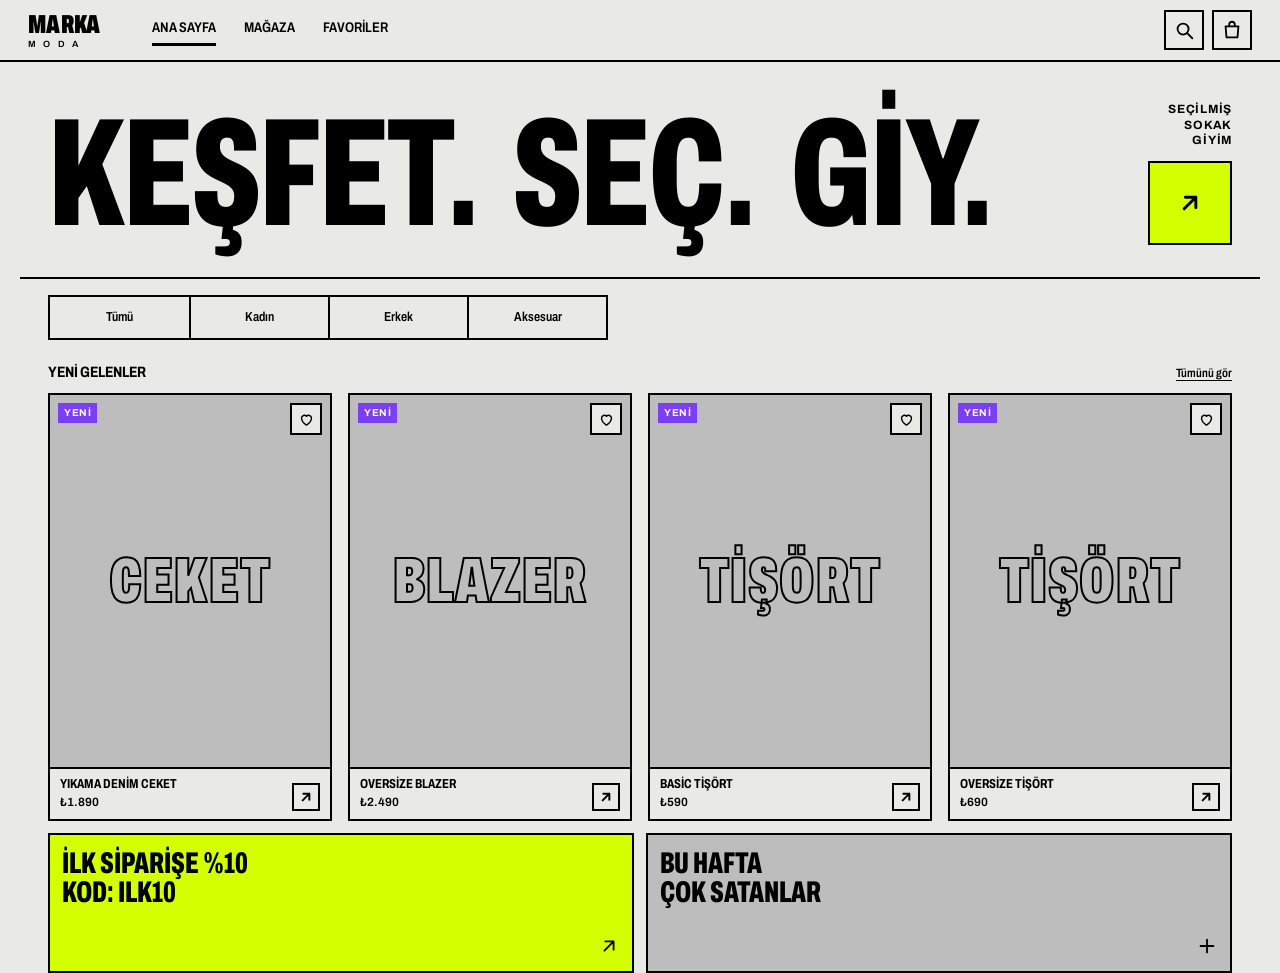
<file: magaza/index.html>
<!doctype html>
<html lang="tr">
<head>
<meta charset="utf-8">
<meta name="viewport" content="width=device-width, initial-scale=1, viewport-fit=cover">
<title>Mağaza</title>
<meta name="description" content="Sokak giyim mağazası">
<meta name="theme-color" content="#e9e9e7">
<link rel="preconnect" href="https://fonts.googleapis.com">
<link rel="preconnect" href="https://fonts.gstatic.com" crossorigin>
<link href="https://fonts.googleapis.com/css2?family=Archivo:wdth,wght@62..125,100..900&display=swap" rel="stylesheet">
<link rel="icon" href="data:,">
<link rel="stylesheet" href="style.css">
</head>
<body>
<a class="skip" href="#view">İçeriğe geç</a>
<header class="top">
  <a class="logo" href="#/" aria-label="Ana sayfa"><b id="brand">MARKA</b><span id="tagline">M O D A</span></a>
  <nav class="desk-nav" aria-label="Ana menü">
    <a href="#/" data-nav="home">Ana sayfa</a>
    <a href="#/shop" data-nav="shop">Mağaza</a>
    <a href="#/fav" data-nav="fav">Favoriler</a>
  </nav>
  <div class="top-actions">
    <button class="sq" id="searchBtn" aria-label="Ara"><svg viewBox="0 0 24 24"><circle cx="11" cy="11" r="6"/><path d="m16 16 5 5"/></svg></button>
    <a class="sq bagbtn" href="#/cart" aria-label="Sepet"><svg viewBox="0 0 24 24"><path d="M5 8h14l-1 12H6zM9 8V6a3 3 0 0 1 6 0v2"/></svg><i id="bagCount" hidden>0</i></a>
  </div>
</header>
<form class="searchbar" id="searchBar" role="search" hidden>
  <input id="searchInput" type="search" placeholder="Ürün ara" aria-label="Ürün ara" autocomplete="off">
</form>
<main id="view" tabindex="-1"></main>
<nav class="tabbar" aria-label="Alt menü">
  <a href="#/" data-nav="home"><svg viewBox="0 0 24 24"><path d="M4 11 12 4l8 7v9h-5v-6H9v6H4z"/></svg>Ana sayfa</a>
  <a href="#/shop" data-nav="shop"><svg viewBox="0 0 24 24"><rect x="4" y="4" width="7" height="7"/><rect x="13" y="4" width="7" height="7"/><rect x="4" y="13" width="7" height="7"/><rect x="13" y="13" width="7" height="7"/></svg>Mağaza</a>
  <a href="#/fav" data-nav="fav"><svg viewBox="0 0 24 24"><path d="M12 20s-7-4.4-7-10a4 4 0 0 1 7-2.5A4 4 0 0 1 19 10c0 5.600-7 10-7 10z"/></svg>Favoriler</a>
  <a href="#/cart" data-nav="cart"><svg viewBox="0 0 24 24"><path d="M5 8h14l-1 12H6zM9 8V6a3 3 0 0 1 6 0v2"/></svg>Sepet</a>
</nav>
<div class="toast" id="toast" role="status" aria-live="polite"></div>
<script src="config.js"></script>
<script src="products.js"></script>
<script src="app.js"></script>
</body>
</html>
</file>
<file: magaza/style.css>
:root{
  --paper:#e9e9e7; --ink:#000; --acid:#d4ff00; --violet:#7b3ff2;
  --mid:#bdbdbd; --dim:#6b6b6b; --line:2px solid var(--ink);
  --pad:16px; --bar:64px;
  --display:"Archivo",system-ui,sans-serif;
}
*{box-sizing:border-box;margin:0}
html{-webkit-text-size-adjust:100%}
body{background:var(--paper);color:var(--ink);font:400 15px/1.45 var(--display);font-stretch:100%;padding-bottom:calc(var(--bar) + env(safe-area-inset-bottom))}
a{color:inherit;text-decoration:none}
button{font:inherit;color:inherit;background:none;border:0;cursor:pointer}
svg{width:22px;height:22px;fill:none;stroke:currentColor;stroke-width:2;stroke-linejoin:round;stroke-linecap:round;flex:none}
:focus-visible{outline:3px solid var(--violet);outline-offset:2px}
.skip{position:absolute;left:-999px;top:8px;background:var(--acid);padding:8px 12px;z-index:99}
.skip:focus{left:8px}
.d{font-stretch:62%;font-weight:800;text-transform:uppercase;line-height:.92;letter-spacing:-.01em}

/* üst çubuk */
.top{position:sticky;top:0;z-index:20;background:var(--paper);border-bottom:var(--line);display:flex;align-items:center;gap:16px;padding:10px var(--pad)}
.logo{display:flex;flex-direction:column;line-height:1}
.logo b{font-stretch:62%;font-weight:900;font-size:26px;letter-spacing:.01em}
.logo span{font-size:9px;letter-spacing:.3em;font-weight:600;margin-top:3px}
.top-actions{margin-left:auto;display:flex;gap:8px}
.sq{width:40px;height:40px;border:var(--line);display:grid;place-items:center;position:relative;background:var(--paper)}
.sq:hover{background:var(--acid)}
.bagbtn i{position:absolute;top:-9px;right:-9px;min-width:20px;height:20px;padding:0 4px;background:var(--acid);border:var(--line);font:700 11px/16px var(--display);font-style:normal;text-align:center}
.desk-nav{display:none}
.searchbar{border-bottom:var(--line);padding:10px var(--pad);background:var(--paper)}
.searchbar input{width:100%;height:44px;border:var(--line);background:#fff;padding:0 12px;font:inherit}

/* alt menü */
.tabbar{position:fixed;left:0;right:0;bottom:0;z-index:20;height:calc(var(--bar) + env(safe-area-inset-bottom));padding-bottom:env(safe-area-inset-bottom);background:var(--ink);color:#fff;display:grid;grid-template-columns:repeat(4,1fr)}
.tabbar a{display:flex;flex-direction:column;align-items:center;justify-content:center;gap:3px;font-size:10px;font-weight:700;font-stretch:80%}
.tabbar a.on{color:var(--acid)}

main{outline:0;max-width:1240px;margin:0 auto}
.pad{padding:var(--pad)}

/* hero */
.hero{display:grid;grid-template-columns:1fr auto;gap:12px;padding:20px var(--pad) 18px;align-items:end;border-bottom:var(--line)}
.hero h1{font-size:clamp(64px,22vw,168px)}
.hero .side{display:flex;flex-direction:column;align-items:flex-end;gap:12px;font-size:10px;font-weight:700;text-align:right;letter-spacing:.06em;line-height:1.3;max-width:90px}
.arrow{width:56px;height:56px;background:var(--acid);border:var(--line);display:grid;place-items:center}
.arrow:hover{background:var(--ink);color:var(--acid)}
.arrow svg{width:28px;height:28px;stroke-width:2.5}
@keyframes rise{from{clip-path:inset(0 0 100% 0);transform:translateY(14px)}to{clip-path:inset(0);transform:none}}
.hero h1 span{display:block;animation:rise .55s cubic-bezier(.2,.8,.2,1) backwards}
.hero h1 span:nth-child(2){animation-delay:.12s}.hero h1 span:nth-child(3){animation-delay:.24s}

/* sekmeler */
.seg{display:grid;grid-auto-flow:column;grid-auto-columns:1fr;border:var(--line);margin:0 var(--pad);font-weight:600;font-stretch:80%;font-size:13px}
.seg a{padding:11px 4px;text-align:center;border-left:var(--line)}
.seg a:first-child{border-left:0}
.seg a.on{background:var(--ink);color:#fff}
.seg a:not(.on):hover{background:var(--acid)}
.sec-head{display:flex;justify-content:space-between;align-items:baseline;padding:22px var(--pad) 10px}
.sec-head h2{font-size:15px;font-weight:700;font-stretch:80%;text-transform:uppercase}
.sec-head a{font-size:12px;font-weight:600;font-stretch:80%;text-decoration:underline;text-underline-offset:3px}

/* ürün ızgarası */
.grid{display:grid;grid-template-columns:repeat(2,1fr);gap:12px;padding:0 var(--pad)}
.card{border:var(--line);background:var(--paper);position:relative;display:flex;flex-direction:column}
.card .ph{aspect-ratio:3/4;border:0;border-bottom:var(--line)}
.card .meta{display:flex;justify-content:space-between;gap:8px;padding:8px 10px;align-items:flex-end;flex:1}
.card .nm{font-weight:700;font-stretch:75%;text-transform:uppercase;font-size:13px;line-height:1.1}
.card .pr{font-size:12px;font-weight:600;margin-top:3px}
.card .go{width:28px;height:28px;border:var(--line);display:grid;place-items:center;flex:none}
.card:hover .go{background:var(--acid)}
.card .go svg{width:16px;height:16px;stroke-width:3}
.fav{position:absolute;top:8px;right:8px;width:32px;height:32px;display:grid;place-items:center;background:var(--paper);border:var(--line);z-index:2}
.fav svg{width:17px;height:17px}
.fav[aria-pressed=true]{background:var(--acid)}
.fav[aria-pressed=true] svg{fill:var(--ink)}
.tag{position:absolute;top:8px;left:8px;z-index:2;background:var(--violet);color:#fff;font:700 10px/1 var(--display);padding:5px 6px;letter-spacing:.05em}

/* fotoğraf yer tutucusu */
.ph{background:var(--mid);display:grid;place-items:center;overflow:hidden;position:relative;border:var(--line)}
.ph img{width:100%;height:100%;object-fit:cover;position:absolute;inset:0}
.ph span{font-stretch:62%;font-weight:900;font-size:clamp(34px,11vw,64px);color:transparent;-webkit-text-stroke:2px var(--ink);letter-spacing:.02em;text-align:center;line-height:.9;padding:6px}
.ph.v2{background:var(--dim)}.ph.v2 span{-webkit-text-stroke-color:var(--paper)}
.ph.v3{background:var(--paper)}

/* promosyon */
.promos{display:grid;grid-template-columns:1fr 1fr;gap:12px;padding:12px var(--pad) 0}
.promo{border:var(--line);padding:14px 12px;min-height:104px;display:flex;flex-direction:column;justify-content:space-between;font-size:22px;font-stretch:62%;font-weight:800;text-transform:uppercase;line-height:.95}
.promo.a{background:var(--acid)}.promo.b{background:var(--mid)}
.promo svg{align-self:flex-end;width:22px;height:22px}

/* mağaza araçları */
.tools{display:flex;justify-content:space-between;align-items:center;padding:14px var(--pad);font-size:12px;font-weight:600;font-stretch:80%;text-transform:uppercase;gap:12px}
.tools select{font:inherit;text-transform:none;border:var(--line);background:#fff;padding:8px;max-width:60%}
.btn{display:flex;align-items:center;justify-content:center;gap:10px;min-height:52px;padding:0 18px;border:var(--line);background:var(--acid);font-stretch:70%;font-weight:800;font-size:19px;text-transform:uppercase;width:100%}
.btn:hover{background:var(--ink);color:var(--acid)}
.btn.violet{background:var(--violet);color:#fff}
.btn.violet:hover{background:var(--ink)}
.btn.ghost{background:var(--paper)}
.btn:disabled{opacity:.45;pointer-events:none}
.more{padding:20px var(--pad) 0}
.empty{padding:48px var(--pad);text-align:center}
.empty h2{font-size:44px;margin-bottom:10px}
.empty p{margin-bottom:18px;color:var(--dim)}
.empty .btn{max-width:280px;margin:0 auto}

/* ürün sayfası */
.pdp{display:block}
.gal{display:grid;grid-template-columns:1fr 64px;gap:10px;padding:var(--pad)}
.gal .main{aspect-ratio:3/4;position:relative}
.gal .main>.ph{position:absolute;inset:0}
.gal .thumbs{display:flex;flex-direction:column;gap:8px}
.gal .thumbs button{border:var(--line);aspect-ratio:3/4;position:relative;background:var(--mid);overflow:hidden}
.gal .thumbs button[aria-current=true]{outline:3px solid var(--acid);outline-offset:-5px}
.gal .thumbs .ph{position:absolute;inset:0;border:0}
.gal .thumbs .ph span{font-size:13px;-webkit-text-stroke-width:1px}
.buy{padding:4px var(--pad) var(--pad)}
.buy .row{display:flex;justify-content:space-between;gap:16px;align-items:flex-start}
.buy h1{font-size:34px}
.price{font-weight:700;font-size:20px;font-stretch:80%}
.stars{font-size:13px;margin:8px 0;letter-spacing:.1em}
.stars small{letter-spacing:0;color:var(--dim)}
.buy .desc{max-width:52ch;margin:8px 0 16px}
.opt{border-top:var(--line);padding:14px 0}
.opt h3{font-size:12px;font-weight:700;font-stretch:80%;text-transform:uppercase;margin-bottom:10px}
.opt h3 b{font-weight:500;color:var(--dim)}
.sw,.sz{display:flex;gap:8px;flex-wrap:wrap}
.sw button{width:44px;height:44px;border:var(--line)}
.sw button[aria-pressed=true]{outline:3px solid var(--ink);outline-offset:2px}
.sz button{min-width:48px;height:44px;border:var(--line);background:#fff;font-weight:600;padding:0 10px}
.sz button[aria-pressed=true]{background:var(--ink);color:#fff}
.sz button:hover:not([aria-pressed=true]){background:var(--acid)}
.err{color:#b00020;font-weight:600;font-size:13px;min-height:20px;margin-top:6px}
.addrow{display:grid;grid-template-columns:auto 1fr;gap:10px;margin-top:6px}
.qty{display:grid;grid-template-columns:36px 36px 36px;border:var(--line);background:#fff}
.qty button{display:grid;place-items:center;font-size:18px;font-weight:700}
.qty button:hover{background:var(--acid)}
.qty output{display:grid;place-items:center;font-weight:700}
.crumb{padding:12px var(--pad) 0;font-size:12px;font-weight:600}
.crumb a{text-decoration:underline;text-underline-offset:3px}

/* sepet */
.cart-head{display:flex;justify-content:space-between;align-items:center;padding:18px var(--pad) 12px}
.cart-head h1{font-size:42px}
.ship{padding:0 var(--pad) 14px;font-size:11px;font-weight:700;font-stretch:80%;text-transform:uppercase}
.bar{height:12px;border:var(--line);background:var(--dim);margin-top:8px}
.bar i{display:block;height:100%;background:var(--acid);border-right:var(--line);width:0;transition:width .3s}
.bar i[style*="100%"]{border-right:0}
.lines{border:var(--line);margin:0 var(--pad);background:var(--paper)}
.line{display:grid;grid-template-columns:96px 1fr;gap:12px;padding:10px;border-top:var(--line);position:relative}
.line:first-child{border-top:0}
.line .ph{aspect-ratio:3/4}
.line .ph span{font-size:20px;-webkit-text-stroke-width:1px}
.line h2{font-size:15px;font-stretch:75%;font-weight:700;text-transform:uppercase;padding-right:30px;line-height:1.1}
.line small{display:block;color:var(--dim);margin-top:4px}
.line .rm{position:absolute;top:6px;right:6px;width:32px;height:32px;display:grid;place-items:center}
.line .rm svg{width:18px;height:18px}
.line .bot{display:flex;justify-content:space-between;align-items:center;margin-top:10px}
.line .qty{grid-template-columns:30px 30px 30px}
.line .qty button,.line .qty output{height:32px}
.code{display:flex;margin:12px var(--pad) 0;border:var(--line)}
.code input{flex:1;min-width:0;border:0;padding:0 12px;height:48px;font:inherit;text-transform:uppercase;background:#fff}
.code button{padding:0 16px;background:var(--paper);border-left:var(--line);font-weight:700;font-stretch:80%;text-transform:uppercase;font-size:13px}
.code button:hover{background:var(--acid)}
.codemsg{padding:6px var(--pad) 0;font-size:13px;font-weight:600;min-height:24px}
.sum{background:var(--ink);color:#fff;margin:12px var(--pad) 0;padding:16px}
.sum .r{display:flex;justify-content:space-between;font-size:13px;font-weight:600;font-stretch:85%;padding:4px 0;text-transform:uppercase}
.sum .r.off{color:var(--acid)}
.sum .t{border-top:2px solid #fff;margin-top:10px;padding-top:12px;font-size:24px;font-weight:800;font-stretch:70%}
.checkout{padding:12px var(--pad) 0}
.note{padding:10px var(--pad) 0;font-size:12px;color:var(--dim);max-width:60ch}

/* bildirim */
.toast{position:fixed;left:50%;bottom:calc(var(--bar) + 16px + env(safe-area-inset-bottom));transform:translate(-50%,20px);background:var(--acid);border:var(--line);padding:11px 16px;font-weight:700;font-stretch:80%;text-transform:uppercase;font-size:13px;opacity:0;pointer-events:none;transition:.2s;z-index:40;white-space:nowrap}
.toast.show{opacity:1;transform:translate(-50%,0)}

@media (min-width:700px){
  .grid{grid-template-columns:repeat(3,1fr)}
  .promo{min-height:140px;font-size:30px}
}
@media (min-width:960px){
  :root{--pad:28px}
  body{padding-bottom:0}
  .tabbar{display:none}
  .desk-nav{display:flex;gap:28px;margin-left:36px;font-weight:600;font-stretch:80%;text-transform:uppercase;font-size:14px}
  .desk-nav a{padding:4px 0;border-bottom:3px solid transparent}
  .desk-nav a.on,.desk-nav a:hover{border-color:var(--ink)}
  .hero{grid-template-columns:1fr 200px;padding-top:40px;padding-bottom:32px;align-items:end}
  .hero h1{font-size:clamp(110px,12vw,176px);display:flex;flex-wrap:wrap;column-gap:.22em}
  .hero h1 span{display:inline}
  .hero .side{font-size:12px;max-width:none}
  .arrow{width:84px;height:84px}
  .seg{max-width:560px}
  .grid{grid-template-columns:repeat(4,1fr);gap:16px}
  .pdp{display:grid;grid-template-columns:1.1fr 1fr;align-items:start}
  .gal{position:sticky;top:76px;grid-template-columns:84px 1fr;grid-template-areas:"t m"}
  .gal .main{grid-area:m}.gal .thumbs{grid-area:t}
  .buy{padding-top:var(--pad)}
  .buy h1{font-size:56px}
  .cartwrap{display:grid;grid-template-columns:1.4fr 1fr;gap:0 24px;align-items:start;padding:0 var(--pad)}
  .cartwrap .cart-head,.cartwrap .ship{grid-column:1/-1;padding-left:0;padding-right:0}
  .cartwrap>div>*{margin-left:0;margin-right:0}
  .cartwrap .ship{max-width:none}
  .cartwrap aside{position:sticky;top:76px}
  .cartwrap aside>*{margin-left:0;margin-right:0;padding-left:0;padding-right:0}
  .cartwrap aside .sum{padding:16px}
  .toast{bottom:24px}
}
@media (prefers-reduced-motion:reduce){
  *{animation:none!important;transition:none!important}
}
</file>
